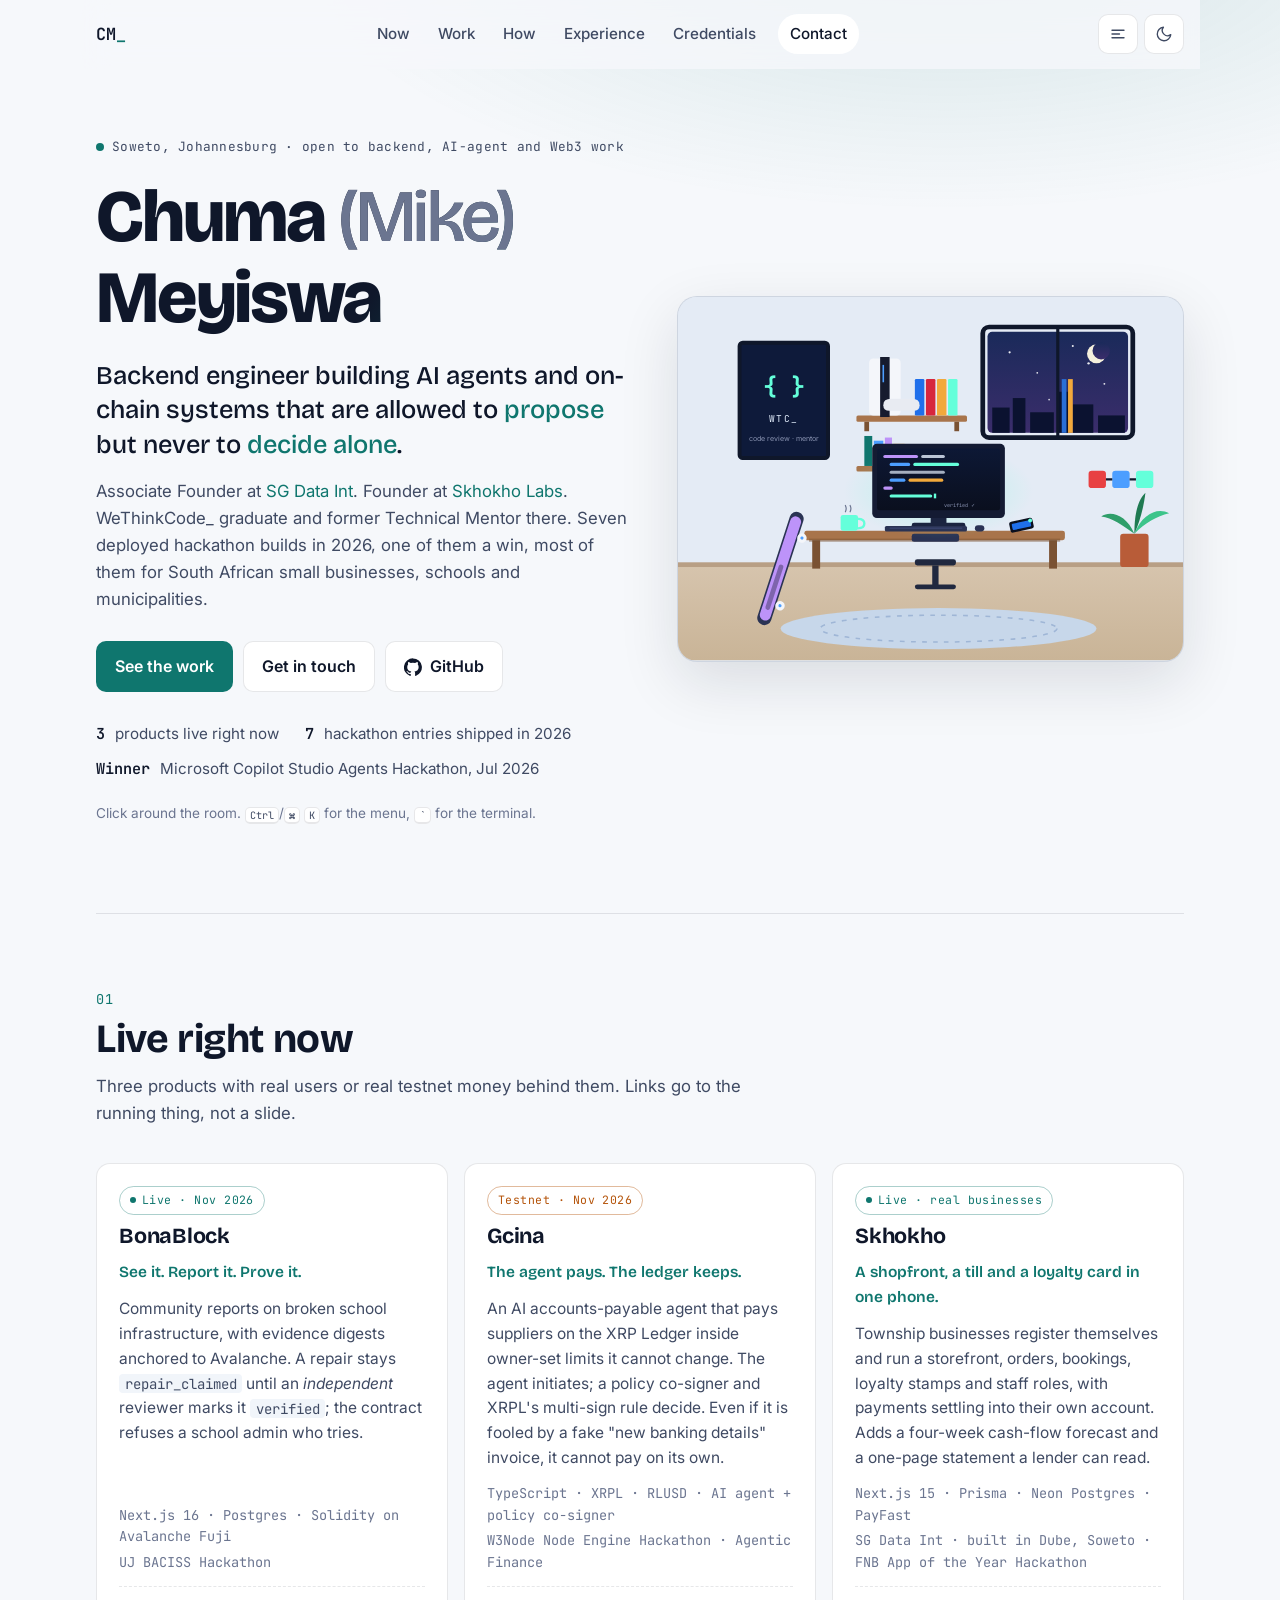
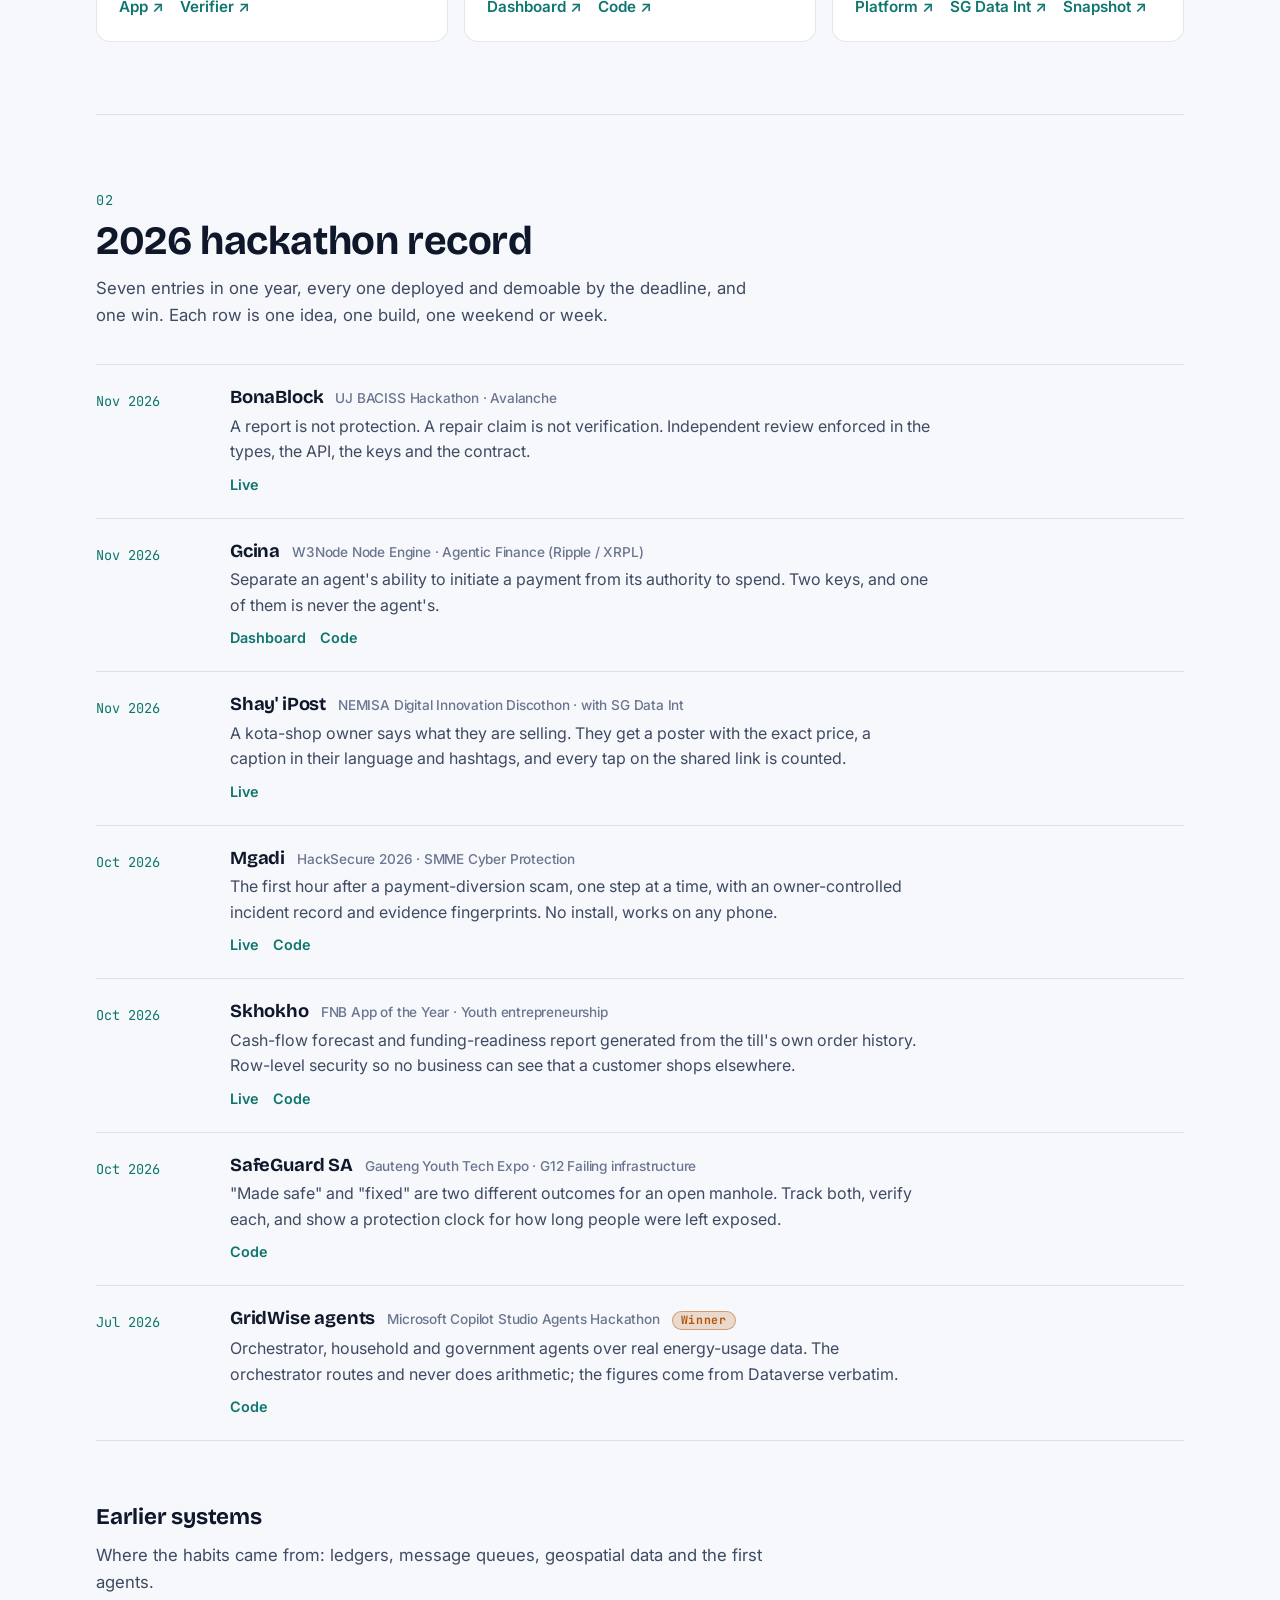
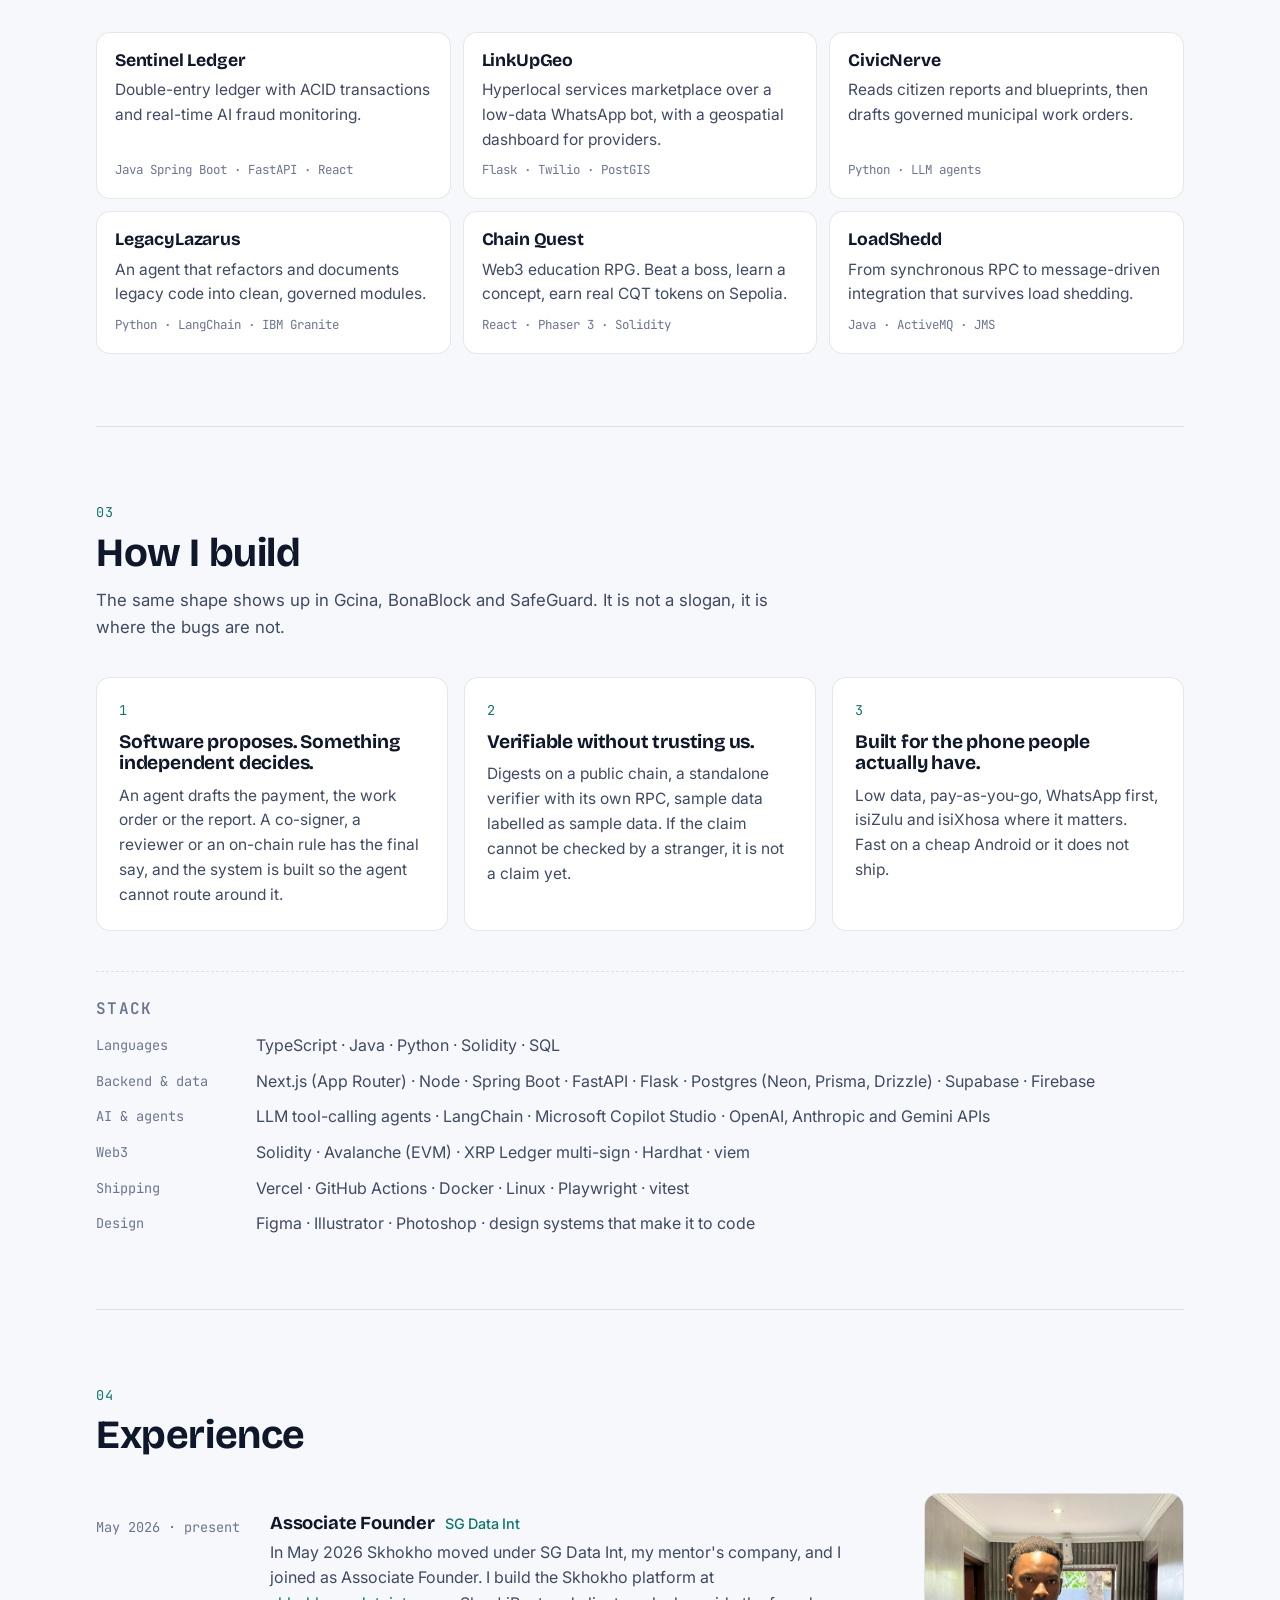
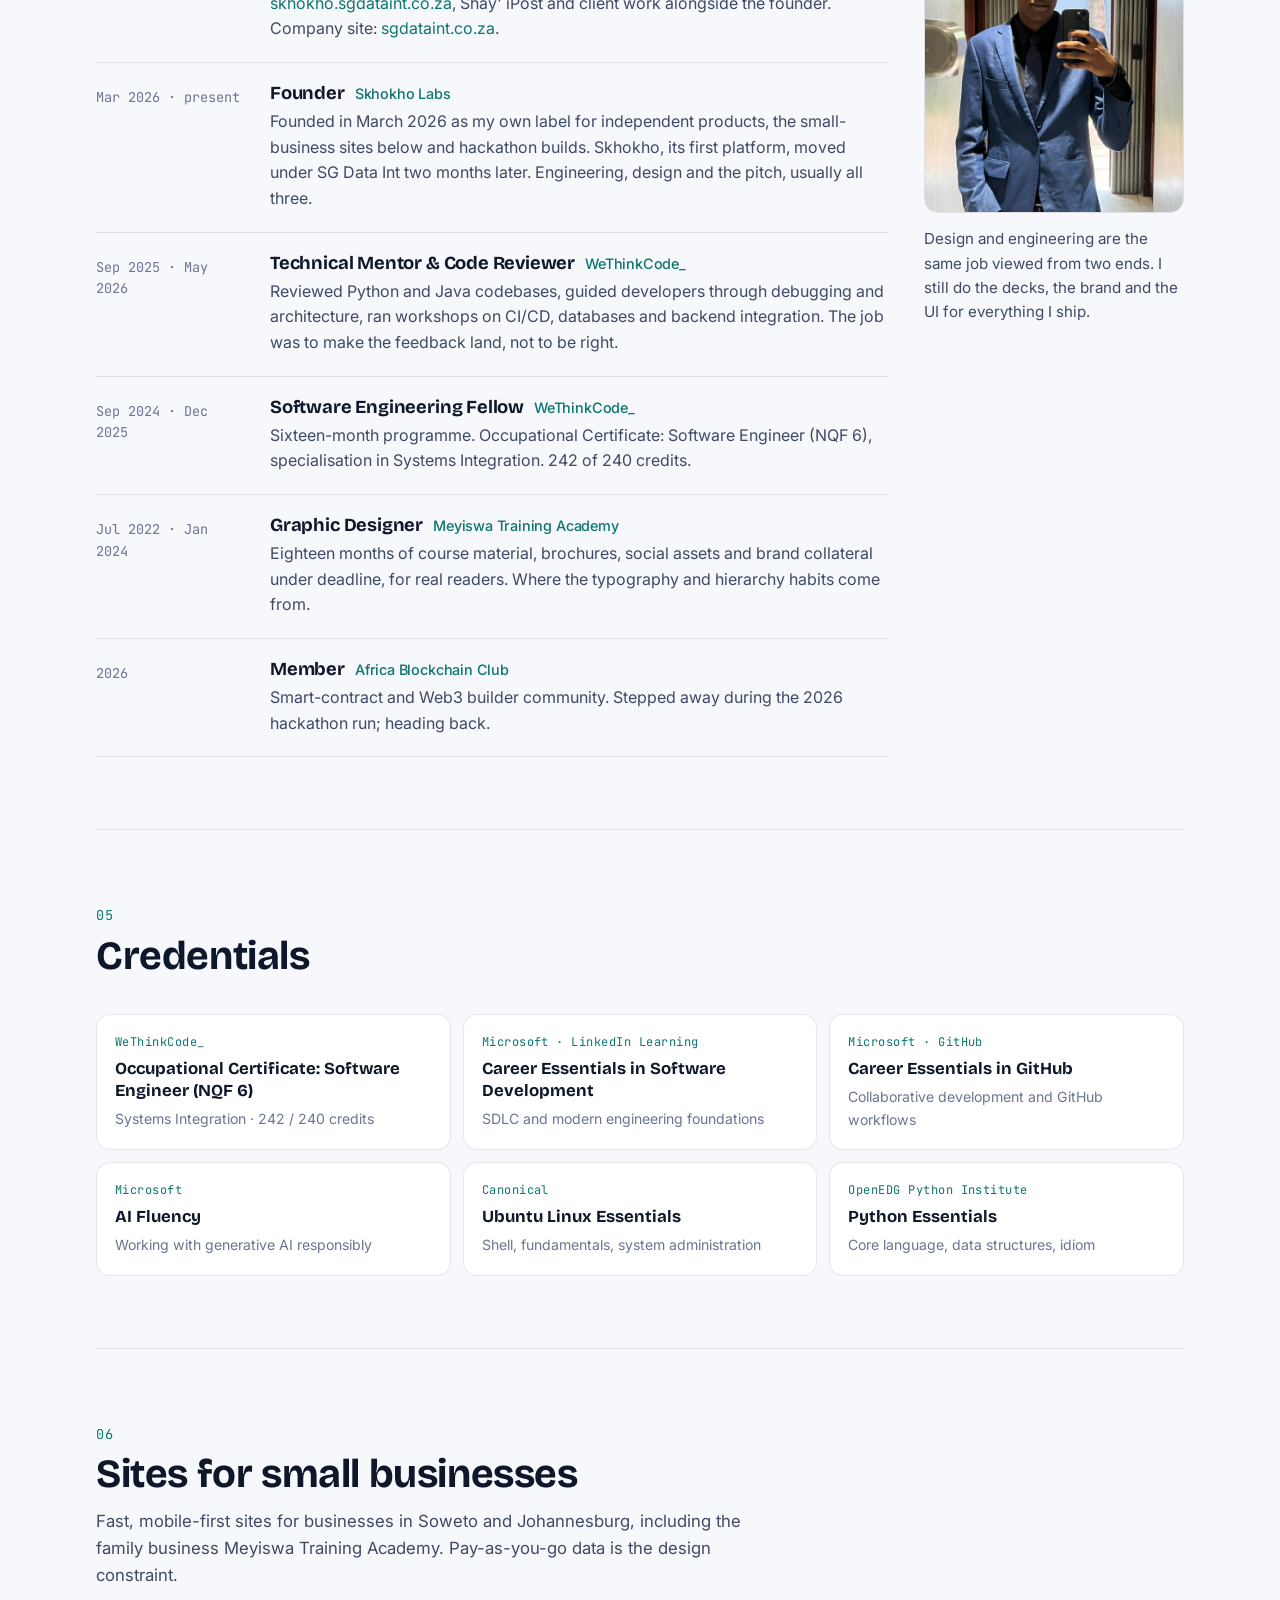
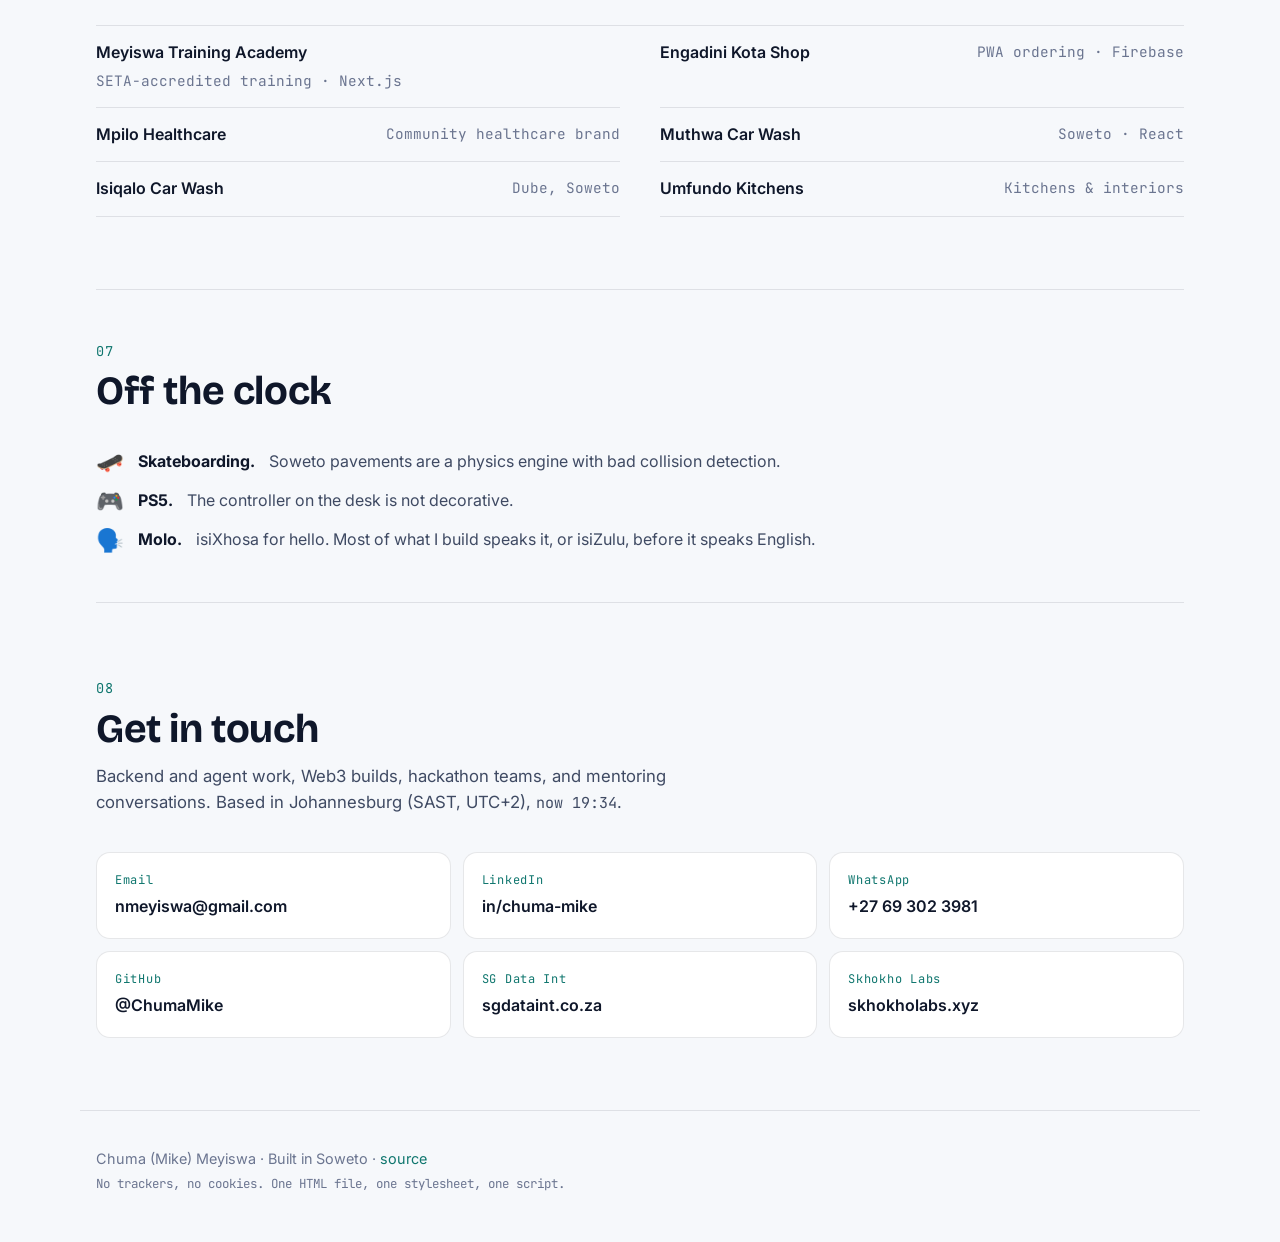
<file: index.html>
<!DOCTYPE html>
<html lang="en" data-theme="auto">
<head>
    <meta charset="UTF-8">
    <meta name="viewport" content="width=device-width, initial-scale=1.0">
    <title>Chuma Meyiswa | Backend Engineer, AI Agents & Blockchain</title>
    <meta name="description" content="Chuma (Mike) Meyiswa is a backend engineer in Soweto, Johannesburg, building AI agents and on-chain systems that are allowed to propose but never to decide alone. Associate Founder at SG Data Int, Founder of Skhokho Labs, WeThinkCode_ graduate and former Technical Mentor.">
    <meta name="author" content="Chuma Meyiswa">
    <meta name="keywords" content="Chuma Meyiswa, backend engineer, AI agents, blockchain, Avalanche, XRP Ledger, Skhokho Labs, BonaBlock, Gcina, WeThinkCode, Soweto developer, South African software engineer">
    <meta name="theme-color" content="#0a0f1e" media="(prefers-color-scheme: dark)">
    <meta name="theme-color" content="#f6f8fb" media="(prefers-color-scheme: light)">
    <meta name="color-scheme" content="dark light">
    <link rel="canonical" href="https://chumamike.github.io/">
    <link rel="icon" type="image/svg+xml" href="assets/favicon.svg">
    <link rel="apple-touch-icon" href="assets/Headshot.jpeg">

    <meta property="og:type" content="website">
    <meta property="og:site_name" content="Chuma Meyiswa">
    <meta property="og:title" content="Chuma Meyiswa | Backend Engineer, AI Agents & Blockchain">
    <meta property="og:description" content="Software that is allowed to propose but never to decide alone. BonaBlock, Gcina, Skhokho and seven hackathon builds in 2026. Associate Founder, SG Data Int. Founder, Skhokho Labs. Winner, Microsoft Copilot Studio Agents Hackathon 2026.">
    <meta property="og:image" content="https://chumamike.github.io/assets/Headshot.jpeg">
    <meta property="og:url" content="https://chumamike.github.io/">
    <meta property="og:locale" content="en_ZA">
    <meta name="twitter:card" content="summary_large_image">
    <meta name="twitter:title" content="Chuma Meyiswa | Backend Engineer, AI Agents & Blockchain">
    <meta name="twitter:description" content="Software that is allowed to propose but never to decide alone.">
    <meta name="twitter:image" content="https://chumamike.github.io/assets/Headshot.jpeg">

    <link rel="preconnect" href="https://fonts.googleapis.com">
    <link rel="preconnect" href="https://fonts.gstatic.com" crossorigin>
    <link href="https://fonts.googleapis.com/css2?family=Bricolage+Grotesque:opsz,wght@12..96,500;12..96,700;12..96,800&family=Inter:wght@400;500;600&family=JetBrains+Mono:wght@400;600&display=swap" rel="stylesheet">
    <link rel="stylesheet" href="main.css?v=2026-11">

    <script>
      // Apply a stored theme before first paint so there is no flash.
      (function () {
        try {
          var t = localStorage.getItem('theme');
          if (t === 'light' || t === 'dark') document.documentElement.setAttribute('data-theme', t);
        } catch (e) {}
      })();
    </script>

    <script type="application/ld+json">
    {
      "@context": "https://schema.org",
      "@type": "Person",
      "name": "Chuma Meyiswa",
      "alternateName": "Chuma Mike Meyiswa",
      "url": "https://chumamike.github.io/",
      "image": "https://chumamike.github.io/assets/Headshot.jpeg",
      "jobTitle": "Software Engineer (Backend)",
      "worksFor": [
        { "@type": "Organization", "name": "SG Data Int", "url": "https://sgdataint.co.za" },
        { "@type": "Organization", "name": "Skhokho Labs", "url": "https://skhokholabs.xyz" }
      ],
      "alumniOf": { "@type": "Organization", "name": "WeThinkCode_" },
      "address": { "@type": "PostalAddress", "addressLocality": "Soweto", "addressRegion": "Gauteng", "addressCountry": "ZA" },
      "email": "mailto:nmeyiswa@gmail.com",
      "sameAs": [
        "https://github.com/ChumaMike",
        "https://www.linkedin.com/in/chuma-mike",
        "https://skhokholabs.xyz",
        "https://sgdataint.co.za"
      ]
    }
    </script>
</head>
<body>
<a class="skip-link" href="#now">Skip to content</a>

<!-- ============ NAV ============ -->
<header class="nav" id="top">
    <a href="#top" class="nav-logo" aria-label="Chuma Meyiswa, home">
        <span class="nav-logo-mark">CM</span><span class="nav-logo-cursor">_</span>
    </a>
    <nav class="nav-links" aria-label="Primary">
        <a href="#now">Now</a>
        <a href="#work">Work</a>
        <a href="#how">How</a>
        <a href="#experience">Experience</a>
        <a href="#credentials">Credentials</a>
        <a href="#contact" class="nav-cta">Contact</a>
    </nav>
    <div class="nav-tools">
        <button class="icon-btn" id="palette-btn" type="button" aria-label="Open command palette" title="Command palette (Ctrl/⌘ K)">
            <svg viewBox="0 0 24 24" aria-hidden="true"><path d="M4 7h16M4 12h10M4 17h16" /></svg>
        </button>
        <button class="icon-btn" id="theme-btn" type="button" aria-label="Toggle colour theme" title="Toggle theme">
            <svg class="ic-sun" viewBox="0 0 24 24" aria-hidden="true"><circle cx="12" cy="12" r="4"/><path d="M12 2v2M12 20v2M4.9 4.9l1.4 1.4M17.7 17.7l1.4 1.4M2 12h2M20 12h2M4.9 19.1l1.4-1.4M17.7 6.3l1.4-1.4"/></svg>
            <svg class="ic-moon" viewBox="0 0 24 24" aria-hidden="true"><path d="M21 12.8A9 9 0 1 1 11.2 3a7 7 0 0 0 9.8 9.8z"/></svg>
        </button>
        <button class="icon-btn menu-btn" id="menu-btn" type="button" aria-label="Open menu" aria-expanded="false" aria-controls="mobile-menu">
            <span></span><span></span>
        </button>
    </div>
</header>

<div class="mobile-menu" id="mobile-menu" hidden>
    <a href="#now">Now</a>
    <a href="#work">Work</a>
    <a href="#how">How I build</a>
    <a href="#experience">Experience</a>
    <a href="#credentials">Credentials</a>
    <a href="#sites">Small-business sites</a>
    <a href="#offclock">Off the clock</a>
    <a href="#contact">Contact</a>
</div>

<main>

<!-- ============ HERO ============ -->
<section class="hero" aria-labelledby="hero-title">
    <div class="hero-copy">
        <p class="eyebrow"><span class="dot dot-live" aria-hidden="true"></span> Soweto, Johannesburg · open to backend, AI-agent and Web3 work</p>
        <h1 id="hero-title">Chuma <span class="muted">(Mike)</span> Meyiswa</h1>
        <p class="hero-lede">
            Backend engineer building AI agents and on-chain systems that are allowed to
            <em>propose</em> but never to <em>decide alone</em>.
        </p>
        <p class="hero-sub">
            Associate Founder at <a href="https://sgdataint.co.za" rel="noopener">SG Data Int</a>.
            Founder at <a href="https://skhokholabs.xyz" rel="noopener">Skhokho Labs</a>.
            WeThinkCode_ graduate and former Technical Mentor there. Seven deployed hackathon builds in 2026, one of them a win,
            most of them for South African small businesses, schools and municipalities.
        </p>
        <div class="cta-row">
            <a href="#work" class="btn btn-primary">See the work</a>
            <a href="#contact" class="btn btn-ghost">Get in touch</a>
            <a href="https://github.com/ChumaMike" class="btn btn-ghost" rel="noopener" target="_blank">
                <svg viewBox="0 0 24 24" aria-hidden="true" class="btn-ic"><path d="M12 .5a12 12 0 0 0-3.8 23.4c.6.1.8-.3.8-.6v-2c-3.3.7-4-1.6-4-1.6-.6-1.4-1.4-1.8-1.4-1.8-1.1-.7.1-.7.1-.7 1.2.1 1.8 1.2 1.8 1.2 1.1 1.8 2.8 1.3 3.5 1 .1-.8.4-1.3.8-1.6-2.7-.3-5.5-1.3-5.5-5.9 0-1.3.5-2.4 1.2-3.2-.1-.3-.5-1.5.1-3.2 0 0 1-.3 3.3 1.2a11.5 11.5 0 0 1 6 0c2.3-1.5 3.3-1.2 3.3-1.2.7 1.7.3 2.9.1 3.2.8.8 1.2 1.9 1.2 3.2 0 4.6-2.8 5.6-5.5 5.9.4.4.8 1.1.8 2.2v3.3c0 .3.2.7.8.6A12 12 0 0 0 12 .5z"/></svg>
                GitHub
            </a>
        </div>
        <ul class="hero-facts" aria-label="Quick facts">
            <li><strong>3</strong> products live right now</li>
            <li><strong>7</strong> hackathon entries shipped in 2026</li>
            <li><strong>Winner</strong> Microsoft Copilot Studio Agents Hackathon, Jul 2026</li>
        </ul>
        <p class="hero-hint">Click around the room. <kbd>Ctrl</kbd>/<kbd>⌘</kbd> <kbd>K</kbd> for the menu, <kbd>`</kbd> for the terminal.</p>
    </div>

    <!-- The room: every hotspot is a real link so it works without JS and with a keyboard -->
    <div class="room-wrap">
        <svg class="room" viewBox="0 0 640 460" role="img" aria-labelledby="room-title room-desc">
            <title id="room-title">An illustrated desk setup</title>
            <desc id="room-desc">A room with a coding monitor, a PS5 on a shelf, a skateboard leaning on the wall, a shelf of books, a phone and a mug. Each object links to a section of this page.</desc>
            <defs>
                <linearGradient id="g-screen" x1="0" y1="0" x2="0" y2="1">
                    <stop offset="0" stop-color="#0d1835"/><stop offset="1" stop-color="#0a0f1e"/>
                </linearGradient>
                <linearGradient id="g-window" x1="0" y1="0" x2="0" y2="1">
                    <stop offset="0" stop-color="#1a2a5a"/><stop offset="1" stop-color="#3b2d6b"/>
                </linearGradient>
                <linearGradient id="g-floor" x1="0" y1="0" x2="0" y2="1">
                    <stop offset="0" stop-color="var(--room-floor-a)"/><stop offset="1" stop-color="var(--room-floor-b)"/>
                </linearGradient>
                <radialGradient id="g-glow" cx="50%" cy="50%" r="50%">
                    <stop offset="0" stop-color="#64ffda" stop-opacity=".35"/><stop offset="1" stop-color="#64ffda" stop-opacity="0"/>
                </radialGradient>
                <filter id="f-soft" x="-20%" y="-20%" width="140%" height="140%"><feGaussianBlur stdDeviation="6"/></filter>
            </defs>

            <!-- wall + floor -->
            <rect x="0" y="0" width="640" height="340" fill="var(--room-wall)"/>
            <rect x="0" y="340" width="640" height="120" fill="url(#g-floor)"/>
            <rect x="0" y="336" width="640" height="6" fill="var(--room-base)"/>
            <ellipse cx="330" cy="420" rx="200" ry="26" fill="var(--room-rug)"/>
            <ellipse cx="330" cy="420" rx="150" ry="17" fill="none" stroke="var(--room-rug-line)" stroke-width="2" stroke-dasharray="6 8"/>

            <!-- window (decorative) -->
            <g class="room-window">
                <rect x="392" y="44" width="178" height="128" rx="6" fill="url(#g-window)"/>
                <g fill="#fff" opacity=".9">
                    <circle cx="420" cy="70" r="1.4"/><circle cx="455" cy="96" r="1.1"/><circle cx="500" cy="62" r="1.3"/>
                    <circle cx="540" cy="110" r="1.2"/><circle cx="470" cy="130" r="1"/><circle cx="520" cy="84" r="1.5"/>
                </g>
                <circle cx="530" cy="72" r="12" fill="#f5f0dc"/>
                <circle cx="536" cy="68" r="11" fill="url(#g-window)"/>
                <!-- skyline -->
                <g fill="#0b1230">
                    <rect x="398" y="140" width="22" height="32"/><rect x="424" y="128" width="16" height="44"/>
                    <rect x="446" y="146" width="30" height="26"/><rect x="482" y="120" width="12" height="52"/>
                    <rect x="500" y="136" width="26" height="36"/><rect x="532" y="150" width="34" height="22"/>
                </g>
                <!-- Soweto towers -->
                <rect x="486" y="104" width="6" height="68" fill="#2a6fd6"/><rect x="494" y="104" width="6" height="68" fill="#f2a93b"/>
                <rect x="386" y="38" width="190" height="140" rx="8" fill="none" stroke="var(--room-frame)" stroke-width="6"/>
                <line x1="481" y1="38" x2="481" y2="178" stroke="var(--room-frame)" stroke-width="4"/>
            </g>

            <!-- poster: WTC_ (links to mentoring) -->
            <a href="#experience" class="hs" data-label="Mentoring at WeThinkCode_" aria-label="Mentoring at WeThinkCode_, go to experience">
                <g>
                    <rect x="78" y="58" width="112" height="146" rx="4" fill="#0e1a3a" stroke="var(--room-frame)" stroke-width="5"/>
                    <text x="134" y="124" text-anchor="middle" font-family="JetBrains Mono, monospace" font-weight="700" font-size="30" fill="#64ffda">{ }</text>
                    <text x="134" y="158" text-anchor="middle" font-family="JetBrains Mono, monospace" font-size="12" fill="#e6f1ff" letter-spacing="2">WTC_</text>
                    <text x="134" y="182" text-anchor="middle" font-family="Inter, sans-serif" font-size="9" fill="#8892b0">code review · mentor</text>
                </g>
            </a>

            <!-- shelf with PS5 + games (links to off the clock) -->
            <a href="#offclock" class="hs" data-label="PS5 and games · off the clock" aria-label="PS5 and games, go to off the clock">
                <g>
                    <rect x="226" y="150" width="140" height="8" rx="2" fill="var(--room-wood)"/>
                    <rect x="236" y="158" width="6" height="12" fill="var(--room-wood-dark)"/><rect x="350" y="158" width="6" height="12" fill="var(--room-wood-dark)"/>
                    <!-- PS5 -->
                    <path d="M248 78 q-6 0 -6 6 v60 q0 6 6 6 h8 v-72z" fill="#f4f6fa"/>
                    <path d="M276 78 q6 0 6 6 v60 q0 6 -6 6 h-8 v-72z" fill="#f4f6fa"/>
                    <rect x="256" y="76" width="12" height="76" fill="#161b2e"/>
                    <rect x="259" y="86" width="2" height="22" fill="#4c9eff"/>
                    <!-- game cases -->
                    <rect x="300" y="104" width="12" height="46" rx="1.5" fill="#1f6feb"/>
                    <rect x="314" y="104" width="12" height="46" rx="1.5" fill="#d7263d"/>
                    <rect x="328" y="104" width="12" height="46" rx="1.5" fill="#f2a93b"/>
                    <rect x="342" y="104" width="12" height="46" rx="1.5" fill="#64ffda"/>
                    <!-- controller on shelf -->
                    <path d="M288 140 h-16 q-8 0 -8 -7 q0 -8 10 -8 h26 q10 0 10 8 q0 7 -8 7z" fill="#e8ebf2" transform="translate(-4 4)"/>
                </g>
            </a>

            <!-- books on a second shelf (credentials) -->
            <a href="#credentials" class="hs" data-label="Certifications and credentials" aria-label="Certifications, go to credentials">
                <g>
                    <rect x="226" y="214" width="140" height="7" rx="2" fill="var(--room-wood)"/>
                    <rect x="236" y="176" width="10" height="38" fill="#0f766e"/>
                    <rect x="248" y="182" width="12" height="32" fill="#4c9eff"/>
                    <rect x="262" y="178" width="9" height="36" fill="#bd93f9"/>
                    <rect x="273" y="186" width="14" height="28" fill="#f2a93b"/>
                    <rect x="300" y="190" width="30" height="20" rx="2" fill="#f4f6fa" transform="rotate(-8 315 200)"/>
                    <text x="315" y="204" text-anchor="middle" font-family="Inter, sans-serif" font-size="7" font-weight="700" fill="#0a0f1e" transform="rotate(-8 315 200)">NQF 6</text>
                    <rect x="340" y="196" width="16" height="18" fill="#e6f1ff"/>
                    <circle cx="348" cy="203" r="4" fill="#d14836"/>
                </g>
            </a>

            <!-- desk -->
            <rect x="160" y="296" width="330" height="12" rx="3" fill="var(--room-wood)"/>
            <rect x="170" y="308" width="10" height="36" fill="var(--room-wood-dark)"/>
            <rect x="470" y="308" width="10" height="36" fill="var(--room-wood-dark)"/>
            <rect x="166" y="306" width="318" height="4" fill="var(--room-wood-dark)" opacity=".5"/>

            <!-- chair -->
            <rect x="300" y="332" width="52" height="8" rx="3" fill="#20283f"/>
            <rect x="322" y="340" width="8" height="26" fill="#20283f"/>
            <rect x="300" y="364" width="52" height="6" rx="3" fill="#20283f"/>
            <rect x="296" y="300" width="60" height="10" rx="3" fill="#2a3354"/>

            <!-- monitor with code (links to work) -->
            <a href="#work" class="hs hs-monitor" data-label="The code · what I ship" aria-label="Code on the monitor, go to work">
                <g>
                    <ellipse cx="330" cy="246" rx="120" ry="60" fill="url(#g-glow)" class="room-glow"/>
                    <rect x="320" y="270" width="20" height="18" fill="#1b2440"/>
                    <rect x="296" y="286" width="68" height="6" rx="3" fill="#1b2440"/>
                    <rect x="246" y="186" width="168" height="94" rx="6" fill="#141b33"/>
                    <rect x="252" y="192" width="156" height="78" rx="3" fill="url(#g-screen)"/>
                    <g class="code-lines" font-family="JetBrains Mono, monospace" font-size="6.5">
                        <rect x="260" y="200" width="44" height="4" rx="2" fill="#bd93f9"/>
                        <rect x="308" y="200" width="30" height="4" rx="2" fill="#e6f1ff" opacity=".8"/>
                        <rect x="268" y="210" width="26" height="4" rx="2" fill="#4c9eff"/>
                        <rect x="298" y="210" width="58" height="4" rx="2" fill="#64ffda"/>
                        <rect x="268" y="220" width="70" height="4" rx="2" fill="#e6f1ff" opacity=".7"/>
                        <rect x="268" y="230" width="20" height="4" rx="2" fill="#4c9eff"/>
                        <rect x="292" y="230" width="44" height="4" rx="2" fill="#f2a93b"/>
                        <rect x="260" y="240" width="12" height="4" rx="2" fill="#bd93f9"/>
                        <rect x="268" y="250" width="54" height="4" rx="2" fill="#64ffda" class="code-type"/>
                        <rect x="324" y="249" width="3" height="6" fill="#64ffda" class="code-caret"/>
                        <text x="376" y="266" fill="#8892b0" text-anchor="end">verified ✓</text>
                    </g>
                </g>
            </a>

            <!-- keyboard + mouse -->
            <rect x="262" y="290" width="104" height="7" rx="2" fill="#2a3354"/>
            <g fill="#3b4670"><rect x="268" y="292" width="92" height="1.5"/></g>
            <rect x="376" y="289" width="12" height="8" rx="4" fill="#2a3354"/>

            <!-- mug (links to how I build) -->
            <a href="#how" class="hs" data-label="Coffee · how I build" aria-label="Coffee mug, go to how I build">
                <g>
                    <rect x="206" y="276" width="22" height="20" rx="3" fill="#64ffda"/>
                    <path d="M228 281 q8 0 8 6 q0 6 -8 6" fill="none" stroke="#64ffda" stroke-width="3"/>
                    <path class="steam" d="M212 272 q2 -4 0 -8 M218 272 q2 -4 0 -8" fill="none" stroke="var(--room-steam)" stroke-width="1.5" stroke-linecap="round"/>
                </g>
            </a>

            <!-- phone (links to contact) -->
            <a href="#contact" class="hs" data-label="Phone · get in touch" aria-label="Phone, go to contact">
                <g>
                    <rect x="420" y="282" width="30" height="14" rx="3" fill="#0a0f1e" transform="rotate(-12 435 289)"/>
                    <rect x="423" y="285" width="24" height="8" rx="1.5" fill="#1f6feb" transform="rotate(-12 435 289)"/>
                    <circle cx="446" cy="283" r="2.5" fill="#64ffda" class="phone-dot"/>
                </g>
            </a>

            <!-- skateboard leaning on the wall (off the clock) -->
            <a href="#offclock" class="hs" data-label="Skateboard · off the clock" aria-label="Skateboard, go to off the clock">
                <g transform="translate(60 340) rotate(-72)">
                    <rect x="0" y="-9" width="150" height="18" rx="9" fill="#2a3354"/>
                    <rect x="6" y="-7" width="138" height="14" rx="7" fill="#bd93f9"/>
                    <rect x="20" y="-3" width="60" height="6" rx="3" fill="#0a0f1e" opacity=".35"/>
                    <circle cx="30" cy="14" r="6" fill="#f4f6fa"/><circle cx="120" cy="14" r="6" fill="#f4f6fa"/>
                    <circle cx="30" cy="14" r="2" fill="#4c9eff"/><circle cx="120" cy="14" r="2" fill="#4c9eff"/>
                </g>
            </a>

            <!-- plant -->
            <g>
                <rect x="560" y="300" width="36" height="42" rx="4" fill="#b85c38"/>
                <path d="M578 300 c-10 -24 -30 -30 -42 -22 c14 2 26 10 42 22z" fill="#2f9e6a"/>
                <path d="M578 300 c10 -26 30 -34 44 -26 c-16 4 -30 12 -44 26z" fill="#3cc48a"/>
                <path d="M578 300 c0 -30 6 -44 14 -52 c-2 16 -6 34 -14 52z" fill="#1f7a52"/>
            </g>

            <!-- small chain of blocks on the wall (links to now) -->
            <a href="#now" class="hs" data-label="On-chain receipts · what's live now" aria-label="Chain of blocks, go to now building">
                <g transform="translate(560 220)">
                    <rect x="-40" y="0" width="22" height="22" rx="4" fill="#e84142"/>
                    <rect x="-10" y="0" width="22" height="22" rx="4" fill="#4c9eff"/>
                    <rect x="20" y="0" width="22" height="22" rx="4" fill="#64ffda"/>
                    <line x1="-18" y1="11" x2="-10" y2="11" stroke="var(--room-frame)" stroke-width="3"/>
                    <line x1="12" y1="11" x2="20" y2="11" stroke="var(--room-frame)" stroke-width="3"/>
                </g>
            </a>
        </svg>
        <div class="room-tip" id="room-tip" role="status" aria-live="polite"></div>
    </div>
</section>

<!-- ============ NOW ============ -->
<section id="now" class="section">
    <div class="section-head">
        <span class="section-num">01</span>
        <h2>Live right now</h2>
        <p>Three products with real users or real testnet money behind them. Links go to the running thing, not a slide.</p>
    </div>
    <div class="grid grid-3">
        <article class="card card-now">
            <header>
                <span class="chip chip-live">Live · Nov 2026</span>
                <h3><a href="https://bonablock.vercel.app" rel="noopener" target="_blank">BonaBlock</a></h3>
            </header>
            <p class="tagline">See it. Report it. Prove it.</p>
            <p>Community reports on broken school infrastructure, with evidence digests anchored to Avalanche. A repair stays <code>repair_claimed</code> until an <em>independent</em> reviewer marks it <code>verified</code>; the contract refuses a school admin who tries.</p>
            <ul class="meta">
                <li>Next.js 16 · Postgres · Solidity on Avalanche Fuji</li>
                <li>UJ BACISS Hackathon</li>
            </ul>
            <footer>
                <a href="https://bonablock.vercel.app" rel="noopener" target="_blank">App ↗</a>
                <a href="https://bona-verify.vercel.app" rel="noopener" target="_blank">Verifier ↗</a>
            </footer>
        </article>
        <article class="card card-now">
            <header>
                <span class="chip chip-testnet">Testnet · Nov 2026</span>
                <h3><a href="https://github.com/ChumaMike/gcina" rel="noopener" target="_blank">Gcina</a></h3>
            </header>
            <p class="tagline">The agent pays. The ledger keeps.</p>
            <p>An AI accounts-payable agent that pays suppliers on the XRP Ledger inside owner-set limits it cannot change. The agent initiates; a policy co-signer and XRPL's multi-sign rule decide. Even if it is fooled by a fake "new banking details" invoice, it cannot pay on its own.</p>
            <ul class="meta">
                <li>TypeScript · XRPL · RLUSD · AI agent + policy co-signer</li>
                <li>W3Node Node Engine Hackathon · Agentic Finance</li>
            </ul>
            <footer>
                <a href="https://gcina.vercel.app" rel="noopener" target="_blank">Dashboard ↗</a>
                <a href="https://github.com/ChumaMike/gcina" rel="noopener" target="_blank">Code ↗</a>
            </footer>
        </article>
        <article class="card card-now">
            <header>
                <span class="chip chip-live">Live · real businesses</span>
                <h3><a href="https://skhokho.sgdataint.co.za" rel="noopener" target="_blank">Skhokho</a></h3>
            </header>
            <p class="tagline">A shopfront, a till and a loyalty card in one phone.</p>
            <p>Township businesses register themselves and run a storefront, orders, bookings, loyalty stamps and staff roles, with payments settling into their own account. Adds a four-week cash-flow forecast and a one-page statement a lender can read.</p>
            <ul class="meta">
                <li>Next.js 15 · Prisma · Neon Postgres · PayFast</li>
                <li>SG Data Int · built in Dube, Soweto · FNB App of the Year Hackathon</li>
            </ul>
            <footer>
                <a href="https://skhokho.sgdataint.co.za" rel="noopener" target="_blank">Platform ↗</a>
                <a href="https://sgdataint.co.za" rel="noopener" target="_blank">SG Data Int ↗</a>
                <a href="https://github.com/ChumaMike/skhokho-hackathon-2026" rel="noopener" target="_blank">Snapshot ↗</a>
            </footer>
        </article>
    </div>
</section>

<!-- ============ WORK ============ -->
<section id="work" class="section">
    <div class="section-head">
        <span class="section-num">02</span>
        <h2>2026 hackathon record</h2>
        <p>Seven entries in one year, every one deployed and demoable by the deadline, and one win. Each row is one idea, one build, one weekend or week.</p>
    </div>
    <ol class="timeline-list">
        <li>
            <time>Nov 2026</time>
            <div>
                <h3>BonaBlock <span class="where">UJ BACISS Hackathon · Avalanche</span></h3>
                <p>A report is not protection. A repair claim is not verification. Independent review enforced in the types, the API, the keys and the contract.</p>
                <p class="links"><a href="https://bonablock.vercel.app" rel="noopener" target="_blank">Live</a></p>
            </div>
        </li>
        <li>
            <time>Nov 2026</time>
            <div>
                <h3>Gcina <span class="where">W3Node Node Engine · Agentic Finance (Ripple / XRPL)</span></h3>
                <p>Separate an agent's ability to initiate a payment from its authority to spend. Two keys, and one of them is never the agent's.</p>
                <p class="links"><a href="https://gcina.vercel.app" rel="noopener" target="_blank">Dashboard</a><a href="https://github.com/ChumaMike/gcina" rel="noopener" target="_blank">Code</a></p>
            </div>
        </li>
        <li>
            <time>Nov 2026</time>
            <div>
                <h3>Shay' iPost <span class="where">NEMISA Digital Innovation Discothon · with SG Data Int</span></h3>
                <p>A kota-shop owner says what they are selling. They get a poster with the exact price, a caption in their language and hashtags, and every tap on the shared link is counted.</p>
                <p class="links"><a href="https://shayipost.vercel.app" rel="noopener" target="_blank">Live</a></p>
            </div>
        </li>
        <li>
            <time>Oct 2026</time>
            <div>
                <h3>Mgadi <span class="where">HackSecure 2026 · SMME Cyber Protection</span></h3>
                <p>The first hour after a payment-diversion scam, one step at a time, with an owner-controlled incident record and evidence fingerprints. No install, works on any phone.</p>
                <p class="links"><a href="https://mgadi.vercel.app" rel="noopener" target="_blank">Live</a><a href="https://github.com/ChumaMike/Mgadi" rel="noopener" target="_blank">Code</a></p>
            </div>
        </li>
        <li>
            <time>Oct 2026</time>
            <div>
                <h3>Skhokho <span class="where">FNB App of the Year · Youth entrepreneurship</span></h3>
                <p>Cash-flow forecast and funding-readiness report generated from the till's own order history. Row-level security so no business can see that a customer shops elsewhere.</p>
                <p class="links"><a href="https://skhokho.sgdataint.co.za" rel="noopener" target="_blank">Live</a><a href="https://github.com/ChumaMike/skhokho-hackathon-2026" rel="noopener" target="_blank">Code</a></p>
            </div>
        </li>
        <li>
            <time>Oct 2026</time>
            <div>
                <h3>SafeGuard SA <span class="where">Gauteng Youth Tech Expo · G12 Failing infrastructure</span></h3>
                <p>"Made safe" and "fixed" are two different outcomes for an open manhole. Track both, verify each, and show a protection clock for how long people were left exposed.</p>
                <p class="links"><a href="https://github.com/ChumaMike/SafeGuard" rel="noopener" target="_blank">Code</a></p>
            </div>
        </li>
        <li>
            <time>Jul 2026</time>
            <div>
                <h3>GridWise agents <span class="where">Microsoft Copilot Studio Agents Hackathon</span> <span class="win">Winner</span></h3>
                <p>Orchestrator, household and government agents over real energy-usage data. The orchestrator routes and never does arithmetic; the figures come from Dataverse verbatim.</p>
                <p class="links"><a href="https://github.com/ChumaMike/G13-Agentic" rel="noopener" target="_blank">Code</a></p>
            </div>
        </li>
    </ol>

    <div class="section-head section-head-sub">
        <h2 class="h3">Earlier systems</h2>
        <p>Where the habits came from: ledgers, message queues, geospatial data and the first agents.</p>
    </div>
    <div class="grid grid-3 grid-compact">
        <a class="card card-mini" href="https://github.com/ChumaMike/sentinel-ledger" rel="noopener" target="_blank">
            <h3>Sentinel Ledger</h3>
            <p>Double-entry ledger with ACID transactions and real-time AI fraud monitoring.</p>
            <span class="stack">Java Spring Boot · FastAPI · React</span>
        </a>
        <a class="card card-mini" href="https://github.com/ChumaMike/LinkUpGeo" rel="noopener" target="_blank">
            <h3>LinkUpGeo</h3>
            <p>Hyperlocal services marketplace over a low-data WhatsApp bot, with a geospatial dashboard for providers.</p>
            <span class="stack">Flask · Twilio · PostGIS</span>
        </a>
        <a class="card card-mini" href="https://github.com/ChumaMike/CivicNerve-agent" rel="noopener" target="_blank">
            <h3>CivicNerve</h3>
            <p>Reads citizen reports and blueprints, then drafts governed municipal work orders.</p>
            <span class="stack">Python · LLM agents</span>
        </a>
        <a class="card card-mini" href="https://github.com/ChumaMike/LegacyLazarus-agent" rel="noopener" target="_blank">
            <h3>LegacyLazarus</h3>
            <p>An agent that refactors and documents legacy code into clean, governed modules.</p>
            <span class="stack">Python · LangChain · IBM Granite</span>
        </a>
        <a class="card card-mini" href="https://github.com/ChumaMike/chain-quest" rel="noopener" target="_blank">
            <h3>Chain Quest</h3>
            <p>Web3 education RPG. Beat a boss, learn a concept, earn real CQT tokens on Sepolia.</p>
            <span class="stack">React · Phaser 3 · Solidity</span>
        </a>
        <a class="card card-mini" href="https://github.com/ChumaMike/LoadShedd" rel="noopener" target="_blank">
            <h3>LoadShedd</h3>
            <p>From synchronous RPC to message-driven integration that survives load shedding.</p>
            <span class="stack">Java · ActiveMQ · JMS</span>
        </a>
    </div>
</section>

<!-- ============ HOW ============ -->
<section id="how" class="section">
    <div class="section-head">
        <span class="section-num">03</span>
        <h2>How I build</h2>
        <p>The same shape shows up in Gcina, BonaBlock and SafeGuard. It is not a slogan, it is where the bugs are not.</p>
    </div>
    <div class="grid grid-3">
        <div class="principle">
            <span class="principle-n">1</span>
            <h3>Software proposes. Something independent decides.</h3>
            <p>An agent drafts the payment, the work order or the report. A co-signer, a reviewer or an on-chain rule has the final say, and the system is built so the agent cannot route around it.</p>
        </div>
        <div class="principle">
            <span class="principle-n">2</span>
            <h3>Verifiable without trusting us.</h3>
            <p>Digests on a public chain, a standalone verifier with its own RPC, sample data labelled as sample data. If the claim cannot be checked by a stranger, it is not a claim yet.</p>
        </div>
        <div class="principle">
            <span class="principle-n">3</span>
            <h3>Built for the phone people actually have.</h3>
            <p>Low data, pay-as-you-go, WhatsApp first, isiZulu and isiXhosa where it matters. Fast on a cheap Android or it does not ship.</p>
        </div>
    </div>

    <div class="stack-block">
        <h3 class="h4">Stack</h3>
        <dl class="stack-list">
            <dt>Languages</dt><dd>TypeScript · Java · Python · Solidity · SQL</dd>
            <dt>Backend &amp; data</dt><dd>Next.js (App Router) · Node · Spring Boot · FastAPI · Flask · Postgres (Neon, Prisma, Drizzle) · Supabase · Firebase</dd>
            <dt>AI &amp; agents</dt><dd>LLM tool-calling agents · LangChain · Microsoft Copilot Studio · OpenAI, Anthropic and Gemini APIs</dd>
            <dt>Web3</dt><dd>Solidity · Avalanche (EVM) · XRP Ledger multi-sign · Hardhat · viem</dd>
            <dt>Shipping</dt><dd>Vercel · GitHub Actions · Docker · Linux · Playwright · vitest</dd>
            <dt>Design</dt><dd>Figma · Illustrator · Photoshop · design systems that make it to code</dd>
        </dl>
    </div>
</section>

<!-- ============ EXPERIENCE ============ -->
<section id="experience" class="section">
    <div class="section-head">
        <span class="section-num">04</span>
        <h2>Experience</h2>
    </div>
    <div class="exp-wrap">
        <ol class="exp">
            <li>
                <time>May 2026 · present</time>
                <div>
                    <h3>Associate Founder <span class="org">SG Data Int</span></h3>
                    <p>In May 2026 Skhokho moved under SG Data Int, my mentor's company, and I joined as Associate Founder. I build the Skhokho platform at <a href="https://skhokho.sgdataint.co.za" rel="noopener" target="_blank">skhokho.sgdataint.co.za</a>, Shay' iPost and client work alongside the founder. Company site: <a href="https://sgdataint.co.za" rel="noopener" target="_blank">sgdataint.co.za</a>.</p>
                </div>
            </li>
            <li>
                <time>Mar 2026 · present</time>
                <div>
                    <h3>Founder <span class="org">Skhokho Labs</span></h3>
                    <p>Founded in March 2026 as my own label for independent products, the small-business sites below and hackathon builds. Skhokho, its first platform, moved under SG Data Int two months later. Engineering, design and the pitch, usually all three.</p>
                </div>
            </li>
            <li>
                <time>Sep 2025 · May 2026</time>
                <div>
                    <h3>Technical Mentor &amp; Code Reviewer <span class="org">WeThinkCode_</span></h3>
                    <p>Reviewed Python and Java codebases, guided developers through debugging and architecture, ran workshops on CI/CD, databases and backend integration. The job was to make the feedback land, not to be right.</p>
                </div>
            </li>
            <li>
                <time>Sep 2024 · Dec 2025</time>
                <div>
                    <h3>Software Engineering Fellow <span class="org">WeThinkCode_</span></h3>
                    <p>Sixteen-month programme. Occupational Certificate: Software Engineer (NQF 6), specialisation in Systems Integration. 242 of 240 credits.</p>
                </div>
            </li>
            <li>
                <time>Jul 2022 · Jan 2024</time>
                <div>
                    <h3>Graphic Designer <span class="org">Meyiswa Training Academy</span></h3>
                    <p>Eighteen months of course material, brochures, social assets and brand collateral under deadline, for real readers. Where the typography and hierarchy habits come from.</p>
                </div>
            </li>
            <li>
                <time>2026</time>
                <div>
                    <h3>Member <span class="org">Africa Blockchain Club</span></h3>
                    <p>Smart-contract and Web3 builder community. Stepped away during the 2026 hackathon run; heading back.</p>
                </div>
            </li>
        </ol>
        <aside class="exp-aside">
            <img src="assets/Headshot.jpeg" alt="Chuma Meyiswa" width="240" height="320" loading="lazy" decoding="async">
            <p>Design and engineering are the same job viewed from two ends. I still do the decks, the brand and the UI for everything I ship.</p>
        </aside>
    </div>
</section>

<!-- ============ CREDENTIALS ============ -->
<section id="credentials" class="section">
    <div class="section-head">
        <span class="section-num">05</span>
        <h2>Credentials</h2>
    </div>
    <ul class="cert-grid">
        <li><span class="issuer">WeThinkCode_</span><strong>Occupational Certificate: Software Engineer (NQF 6)</strong><span>Systems Integration · 242 / 240 credits</span></li>
        <li><span class="issuer">Microsoft · LinkedIn Learning</span><strong>Career Essentials in Software Development</strong><span>SDLC and modern engineering foundations</span></li>
        <li><span class="issuer">Microsoft · GitHub</span><strong>Career Essentials in GitHub</strong><span>Collaborative development and GitHub workflows</span></li>
        <li><span class="issuer">Microsoft</span><strong>AI Fluency</strong><span>Working with generative AI responsibly</span></li>
        <li><span class="issuer">Canonical</span><strong>Ubuntu Linux Essentials</strong><span>Shell, fundamentals, system administration</span></li>
        <li><span class="issuer">OpenEDG Python Institute</span><strong>Python Essentials</strong><span>Core language, data structures, idiom</span></li>
    </ul>
</section>

<!-- ============ SITES ============ -->
<section id="sites" class="section">
    <div class="section-head">
        <span class="section-num">06</span>
        <h2>Sites for small businesses</h2>
        <p>Fast, mobile-first sites for businesses in Soweto and Johannesburg, including the family business Meyiswa Training Academy. Pay-as-you-go data is the design constraint.</p>
    </div>
    <ul class="site-list">
        <li><a href="https://github.com/ChumaMike/meyiswa-training-academy" rel="noopener" target="_blank">Meyiswa Training Academy</a><span>SETA-accredited training · Next.js</span></li>
        <li><a href="https://engadini.vercel.app" rel="noopener" target="_blank">Engadini Kota Shop</a><span>PWA ordering · Firebase</span></li>
        <li><a href="https://mpilo-healthcare.vercel.app" rel="noopener" target="_blank">Mpilo Healthcare</a><span>Community healthcare brand</span></li>
        <li><a href="https://github.com/ChumaMike/muthwa-carwash" rel="noopener" target="_blank">Muthwa Car Wash</a><span>Soweto · React</span></li>
        <li><a href="https://github.com/ChumaMike/isiqalo-car-wash" rel="noopener" target="_blank">Isiqalo Car Wash</a><span>Dube, Soweto</span></li>
        <li><a href="https://github.com/ChumaMike/umfundo-kitchens" rel="noopener" target="_blank">Umfundo Kitchens</a><span>Kitchens &amp; interiors</span></li>
    </ul>
</section>

<!-- ============ OFF THE CLOCK ============ -->
<section id="offclock" class="section section-tight">
    <div class="section-head">
        <span class="section-num">07</span>
        <h2>Off the clock</h2>
    </div>
    <ul class="offclock">
        <li><span class="emoji" aria-hidden="true">🛹</span><strong>Skateboarding.</strong> Soweto pavements are a physics engine with bad collision detection.</li>
        <li><span class="emoji" aria-hidden="true">🎮</span><strong>PS5.</strong> The controller on the desk is not decorative.</li>
        <li><span class="emoji" aria-hidden="true">🗣️</span><strong>Molo.</strong> isiXhosa for hello. Most of what I build speaks it, or isiZulu, before it speaks English.</li>
    </ul>
</section>

<!-- ============ CONTACT ============ -->
<section id="contact" class="section">
    <div class="section-head">
        <span class="section-num">08</span>
        <h2>Get in touch</h2>
        <p>Backend and agent work, Web3 builds, hackathon teams, and mentoring conversations. Based in Johannesburg (SAST, UTC+2), <span id="sast-time" class="mono"></span>.</p>
    </div>
    <ul class="contact-grid">
        <li><a href="mailto:nmeyiswa@gmail.com"><span class="k">Email</span><span class="v">nmeyiswa@gmail.com</span></a></li>
        <li><a href="https://www.linkedin.com/in/chuma-mike" rel="noopener" target="_blank"><span class="k">LinkedIn</span><span class="v">in/chuma-mike</span></a></li>
        <li><a href="https://wa.me/27693023981" rel="noopener" target="_blank"><span class="k">WhatsApp</span><span class="v">+27 69 302 3981</span></a></li>
        <li><a href="https://github.com/ChumaMike" rel="noopener" target="_blank"><span class="k">GitHub</span><span class="v">@ChumaMike</span></a></li>
        <li><a href="https://sgdataint.co.za" rel="noopener" target="_blank"><span class="k">SG Data Int</span><span class="v">sgdataint.co.za</span></a></li>
        <li><a href="https://skhokholabs.xyz" rel="noopener" target="_blank"><span class="k">Skhokho Labs</span><span class="v">skhokholabs.xyz</span></a></li>
    </ul>
</section>

</main>

<footer class="footer">
    <p>Chuma (Mike) Meyiswa · Built in Soweto · <a href="https://github.com/ChumaMike/ChumaMike.github.io" rel="noopener" target="_blank">source</a></p>
    <p class="footer-sub">No trackers, no cookies. One HTML file, one stylesheet, one script.</p>
</footer>

<!-- ============ COMMAND PALETTE ============ -->
<div class="cmd" id="cmd" hidden role="dialog" aria-modal="true" aria-label="Command palette">
    <div class="cmd-scrim" data-cmd-close></div>
    <div class="cmd-box">
        <div class="cmd-search">
            <svg viewBox="0 0 24 24" aria-hidden="true"><circle cx="11" cy="11" r="7"/><path d="m20 20-3.5-3.5"/></svg>
            <input type="text" id="cmd-input" placeholder="Jump to a section, open a link, copy the email…" autocomplete="off" spellcheck="false" aria-label="Search commands">
            <kbd>ESC</kbd>
        </div>
        <ul class="cmd-list" id="cmd-list" role="listbox"></ul>
    </div>
</div>

<!-- ============ TERMINAL ============ -->
<div class="term" id="term" hidden role="dialog" aria-modal="true" aria-label="Terminal">
    <div class="term-scrim" data-term-close></div>
    <div class="term-win">
        <div class="term-head">
            <span class="term-dots"><i data-term-close></i><i></i><i></i></span>
            <span class="term-title">chuma@soweto:~</span>
        </div>
        <div class="term-body" id="term-body"></div>
        <div class="term-row">
            <span class="term-prompt">$</span>
            <input type="text" id="term-input" autocomplete="off" spellcheck="false" aria-label="Terminal input">
        </div>
    </div>
</div>

<div class="toast" id="toast" role="status" aria-live="polite"></div>

<script src="script.js?v=2026-11" defer></script>
</body>
</html>
</file>
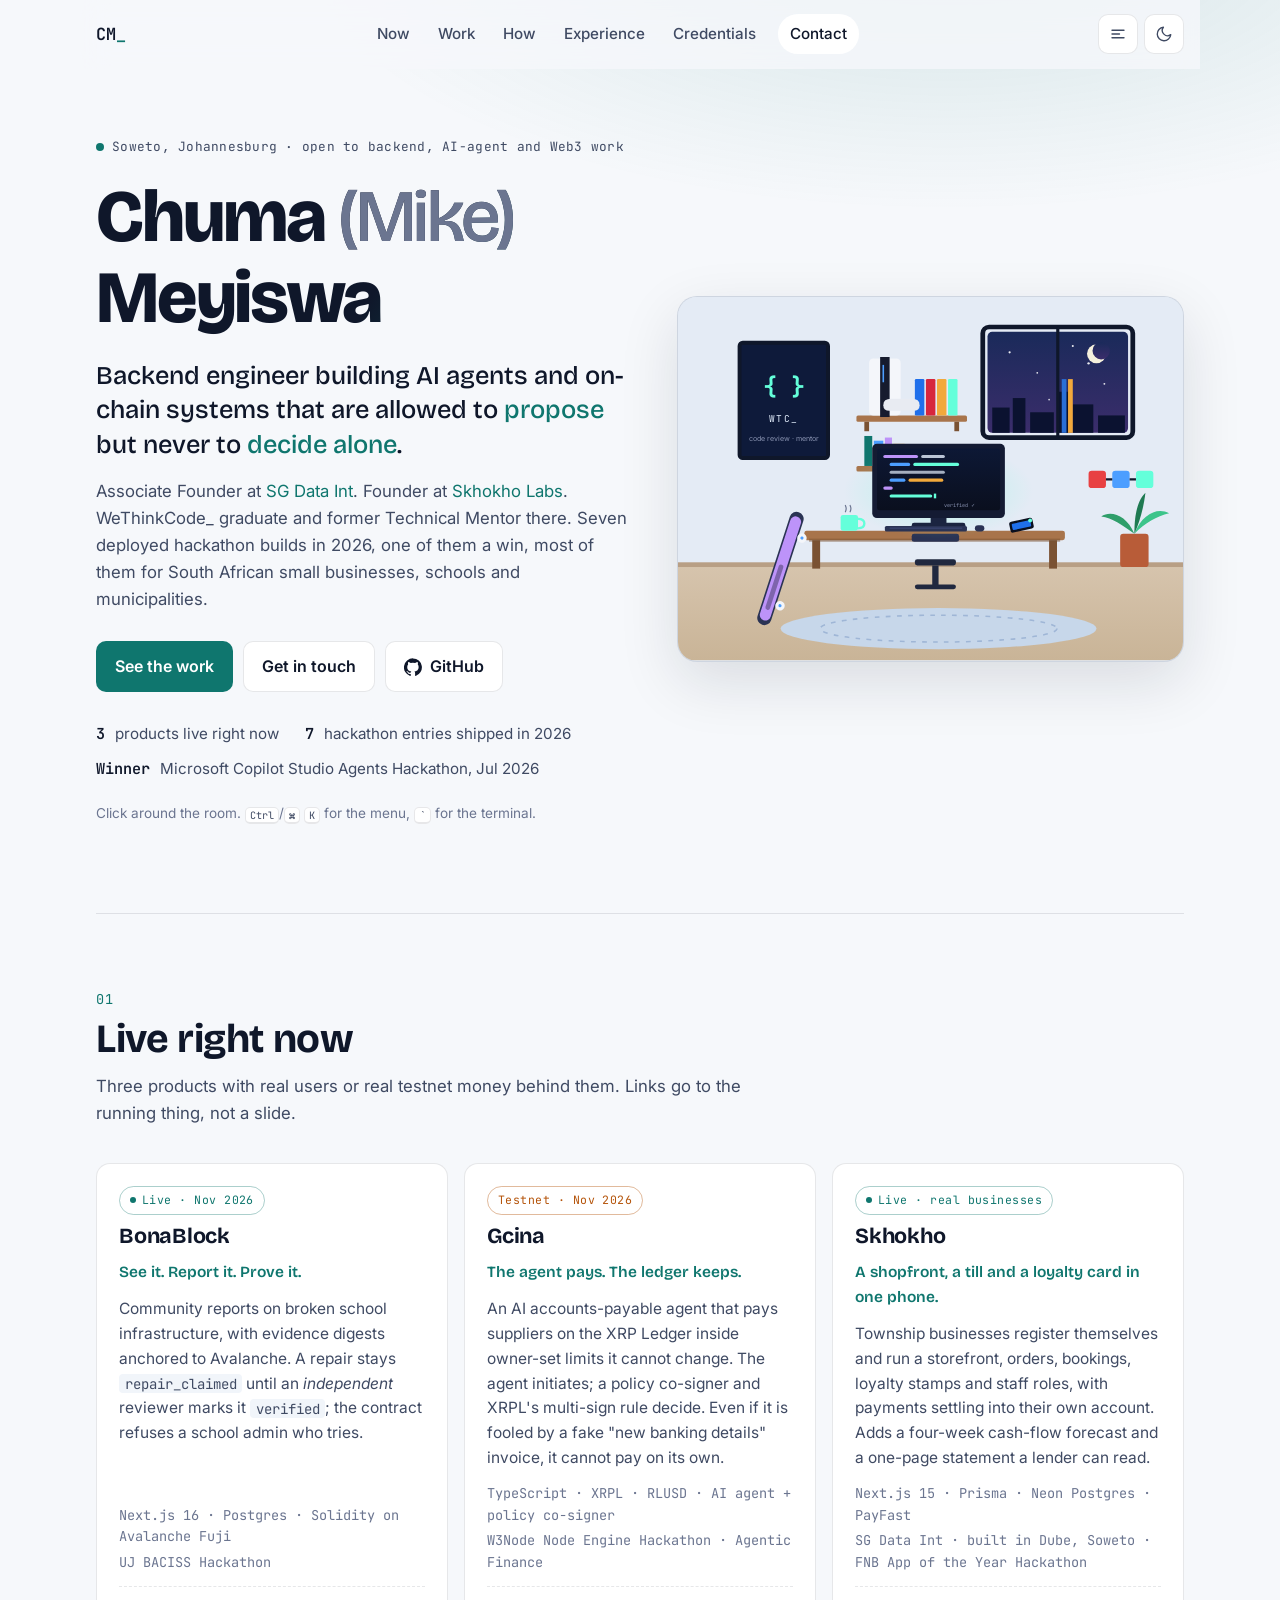
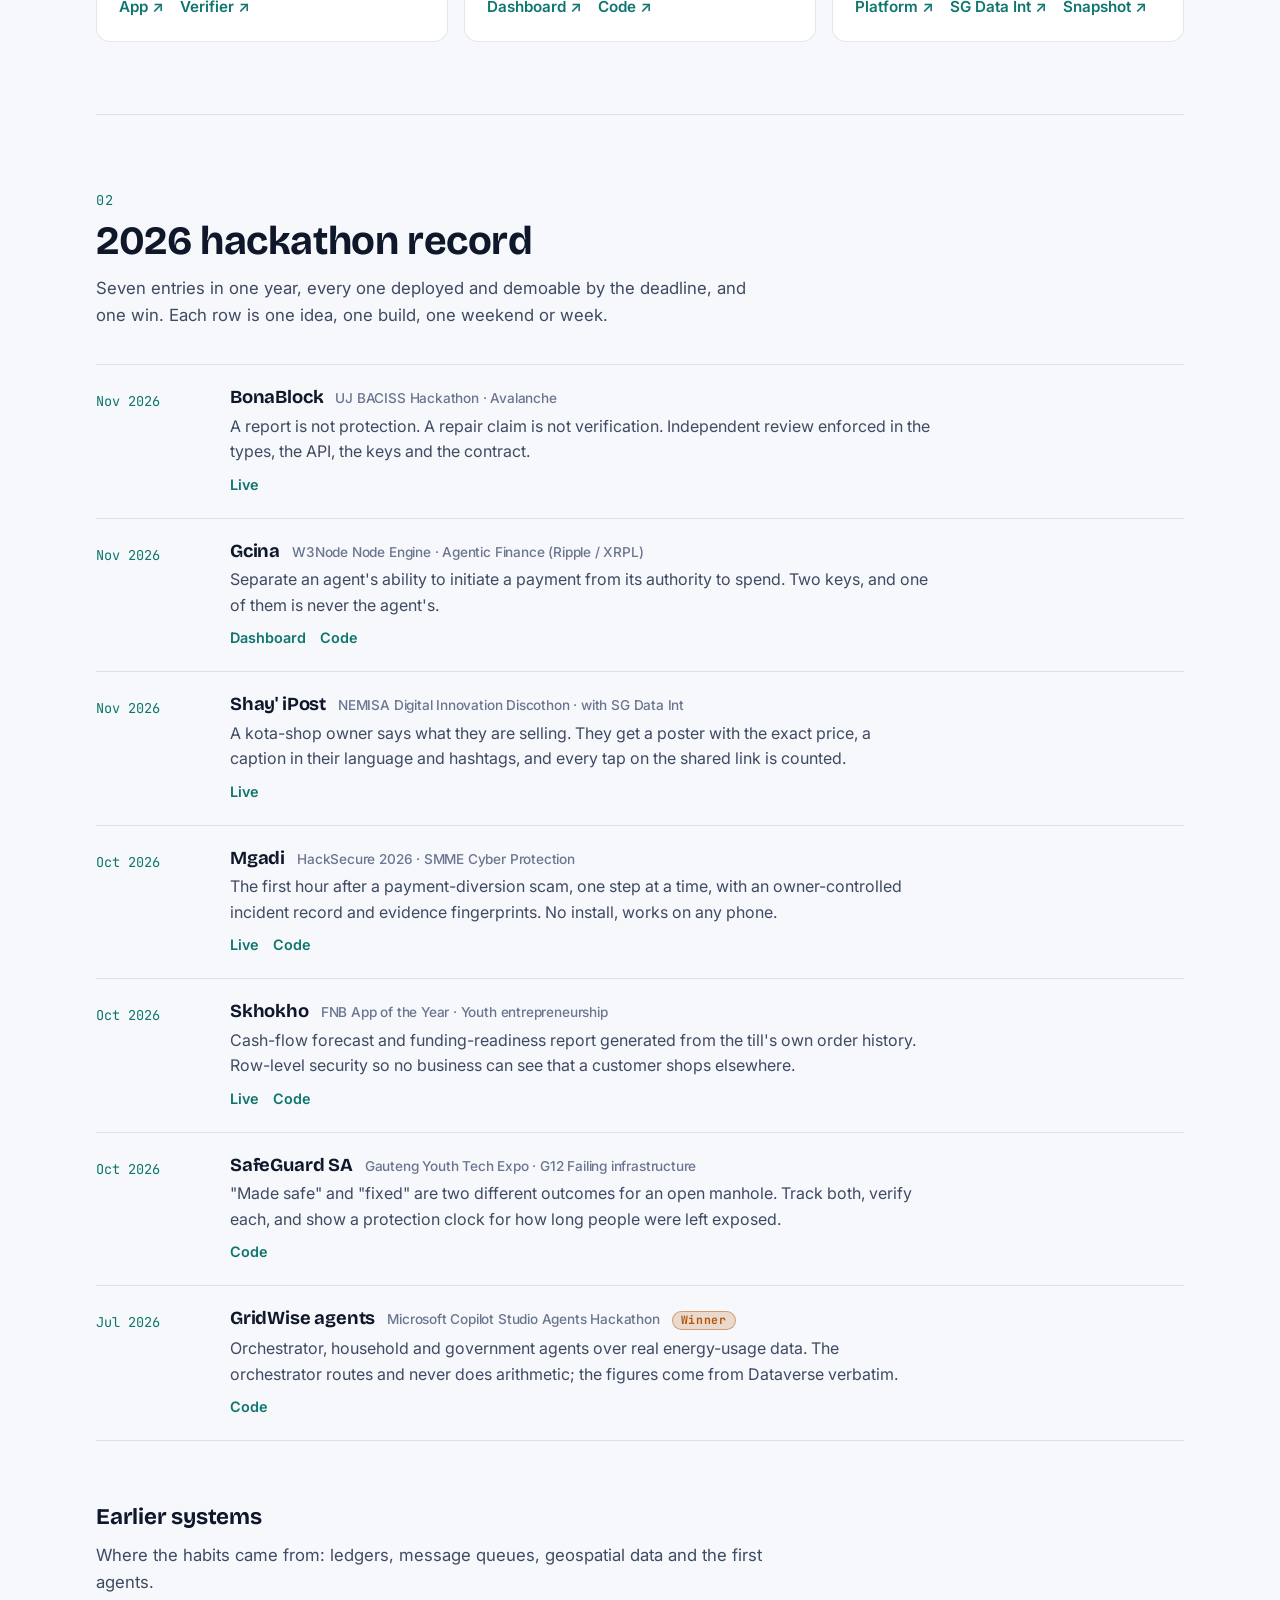
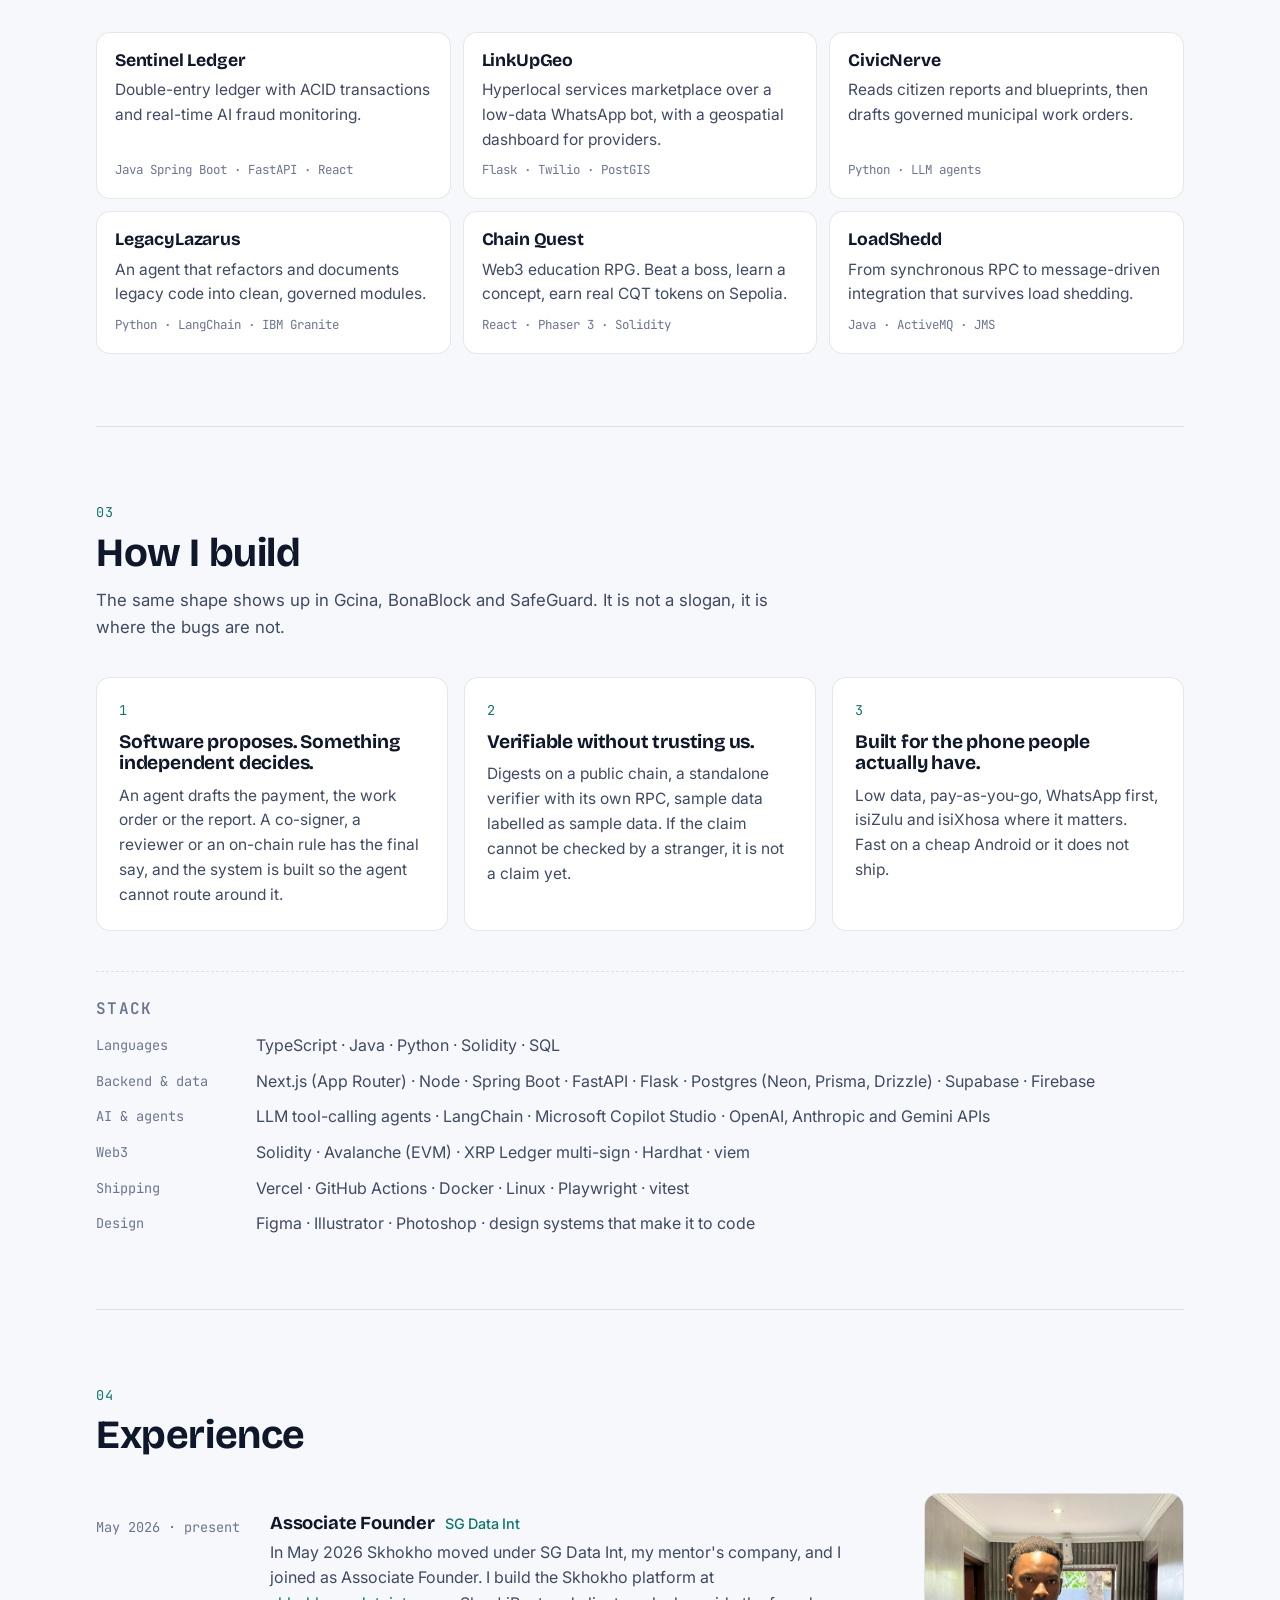
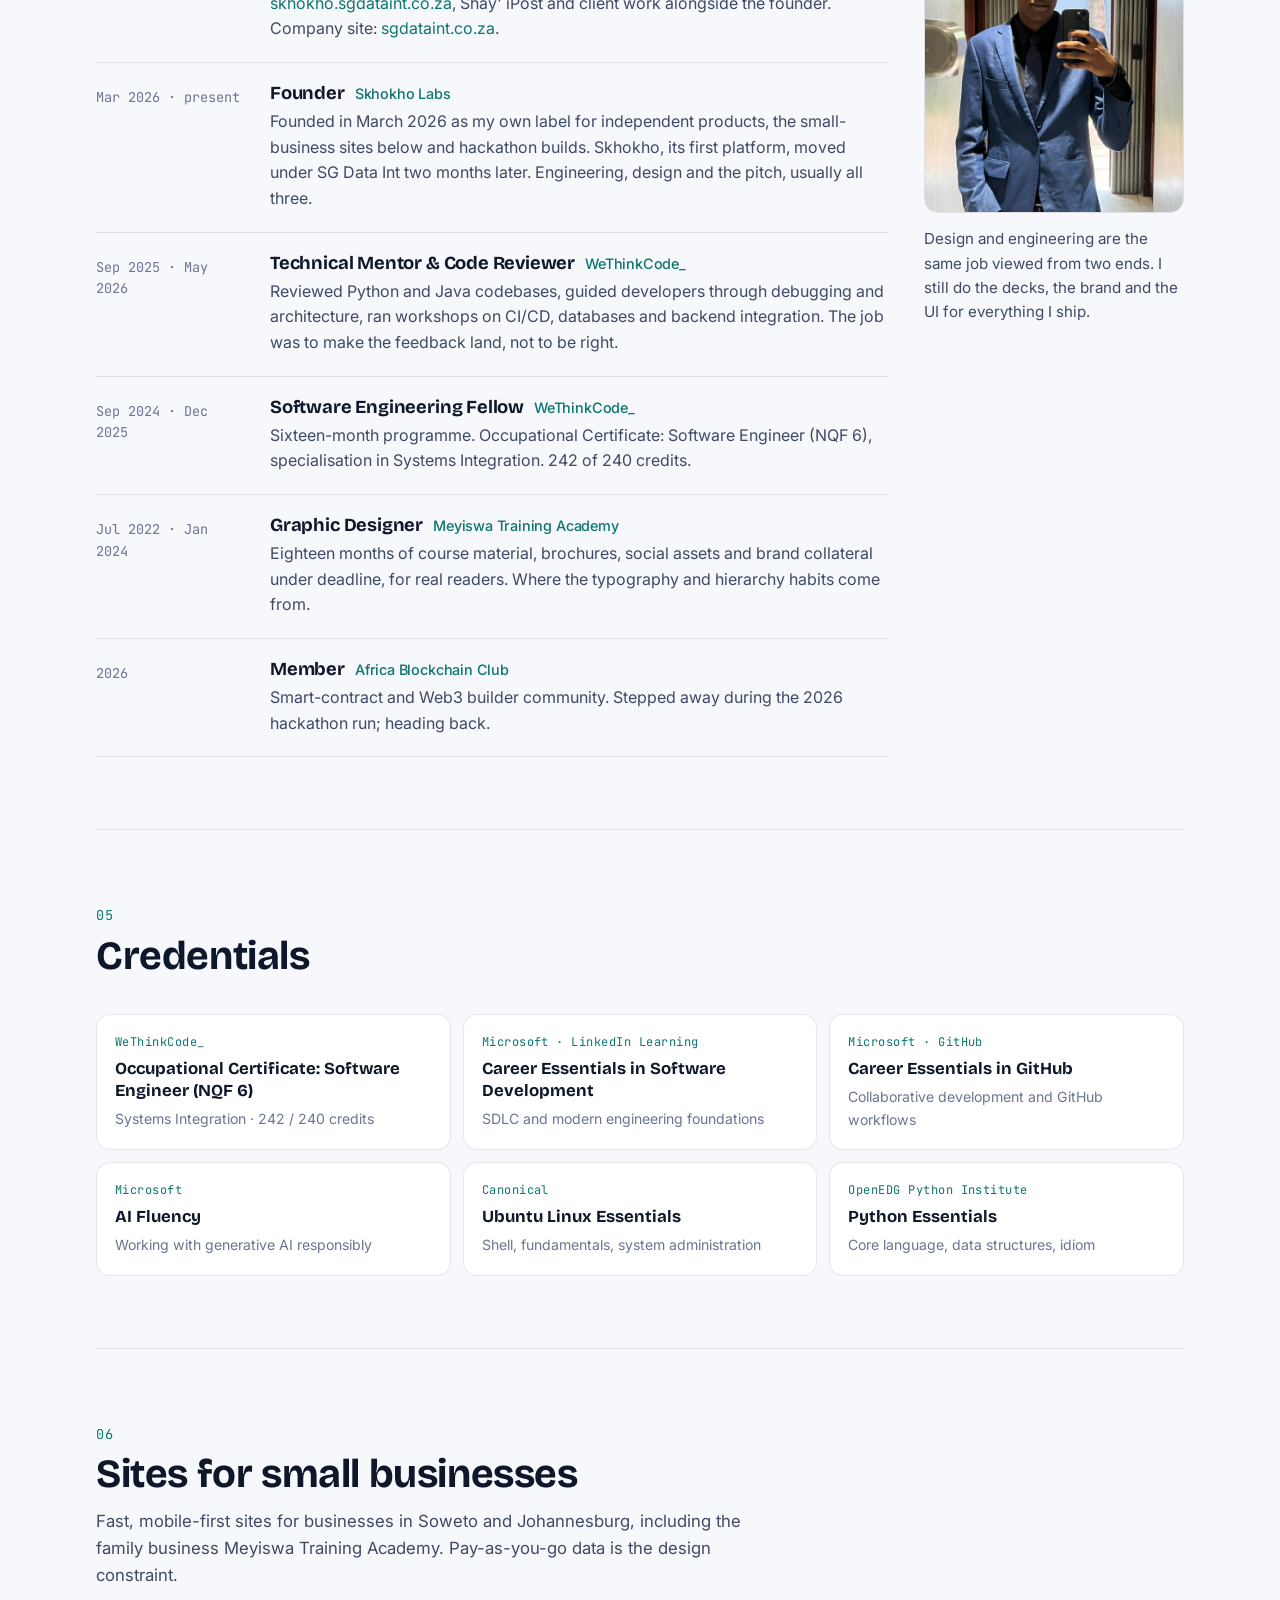
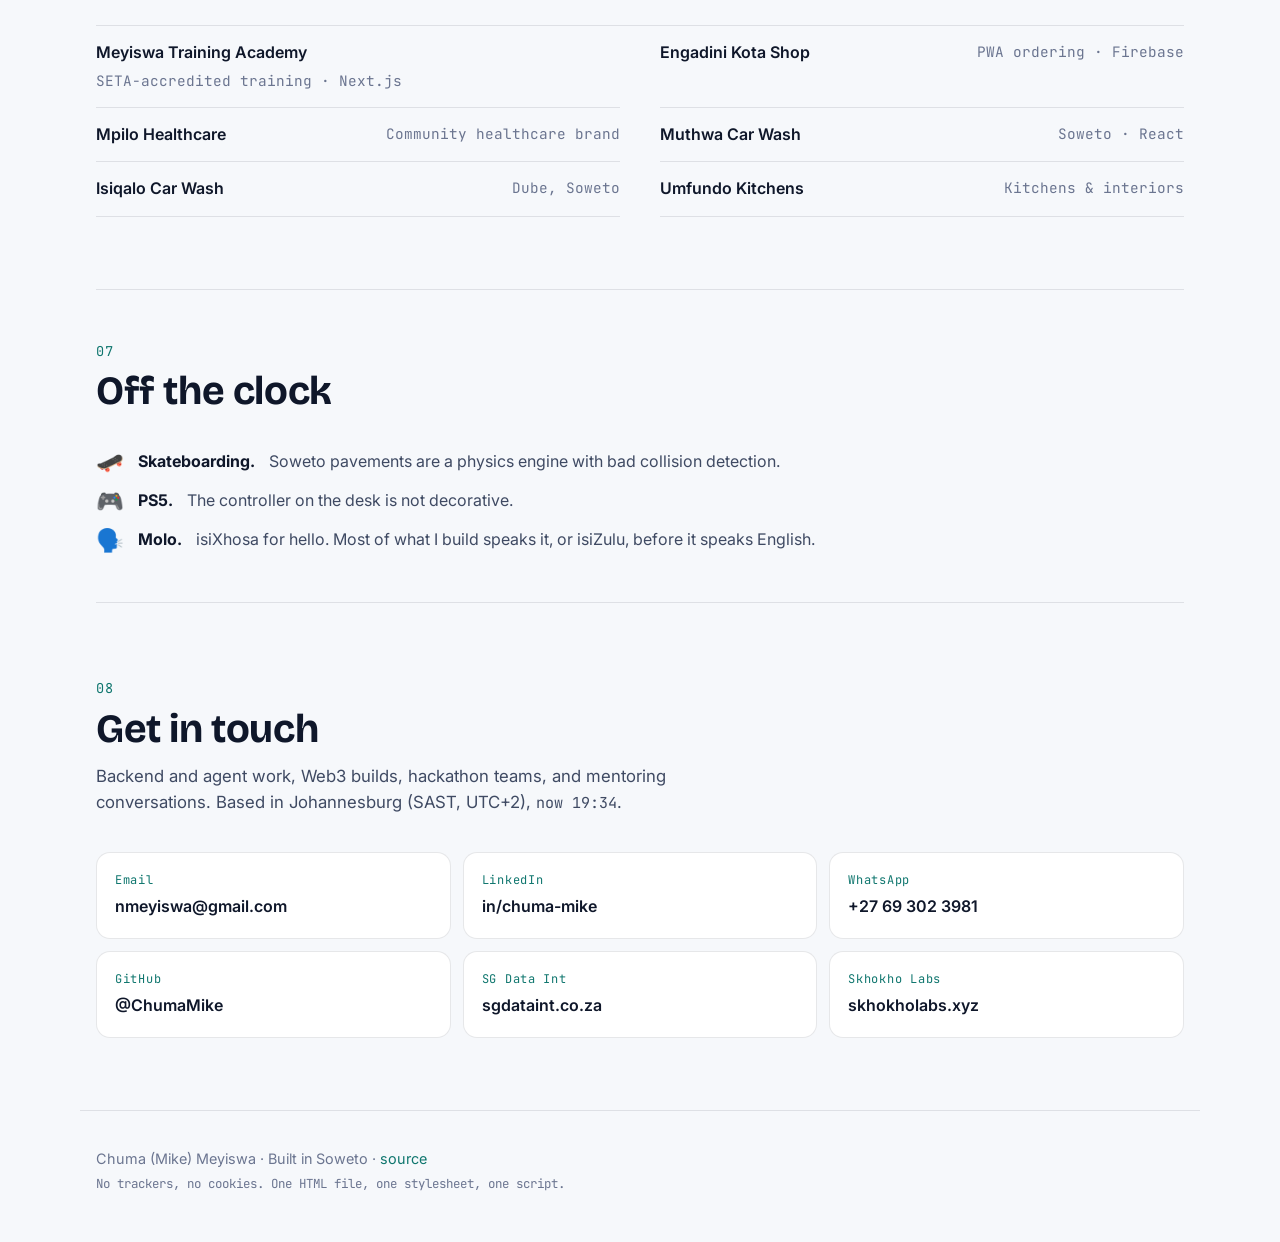
<file: contact.html>
<!DOCTYPE html>
<html lang="en">
<head>
<meta charset="UTF-8">
<meta name="viewport" content="width=device-width, initial-scale=1.0">
<title>Contact | Chuma Meyiswa</title>
<meta name="robots" content="noindex">
<link rel="canonical" href="https://chumamike.github.io/#contact">
<meta http-equiv="refresh" content="0; url=/#contact">
<script>location.replace('/#contact');</script>
<style>body{font-family:system-ui,sans-serif;background:#0a0f1e;color:#e6f1ff;display:grid;place-items:center;min-height:100vh;margin:0}a{color:#64ffda}</style>
</head>
<body><p>This page moved. <a href="/#contact">Continue to Contact</a>.</p></body>
</html>
</file>
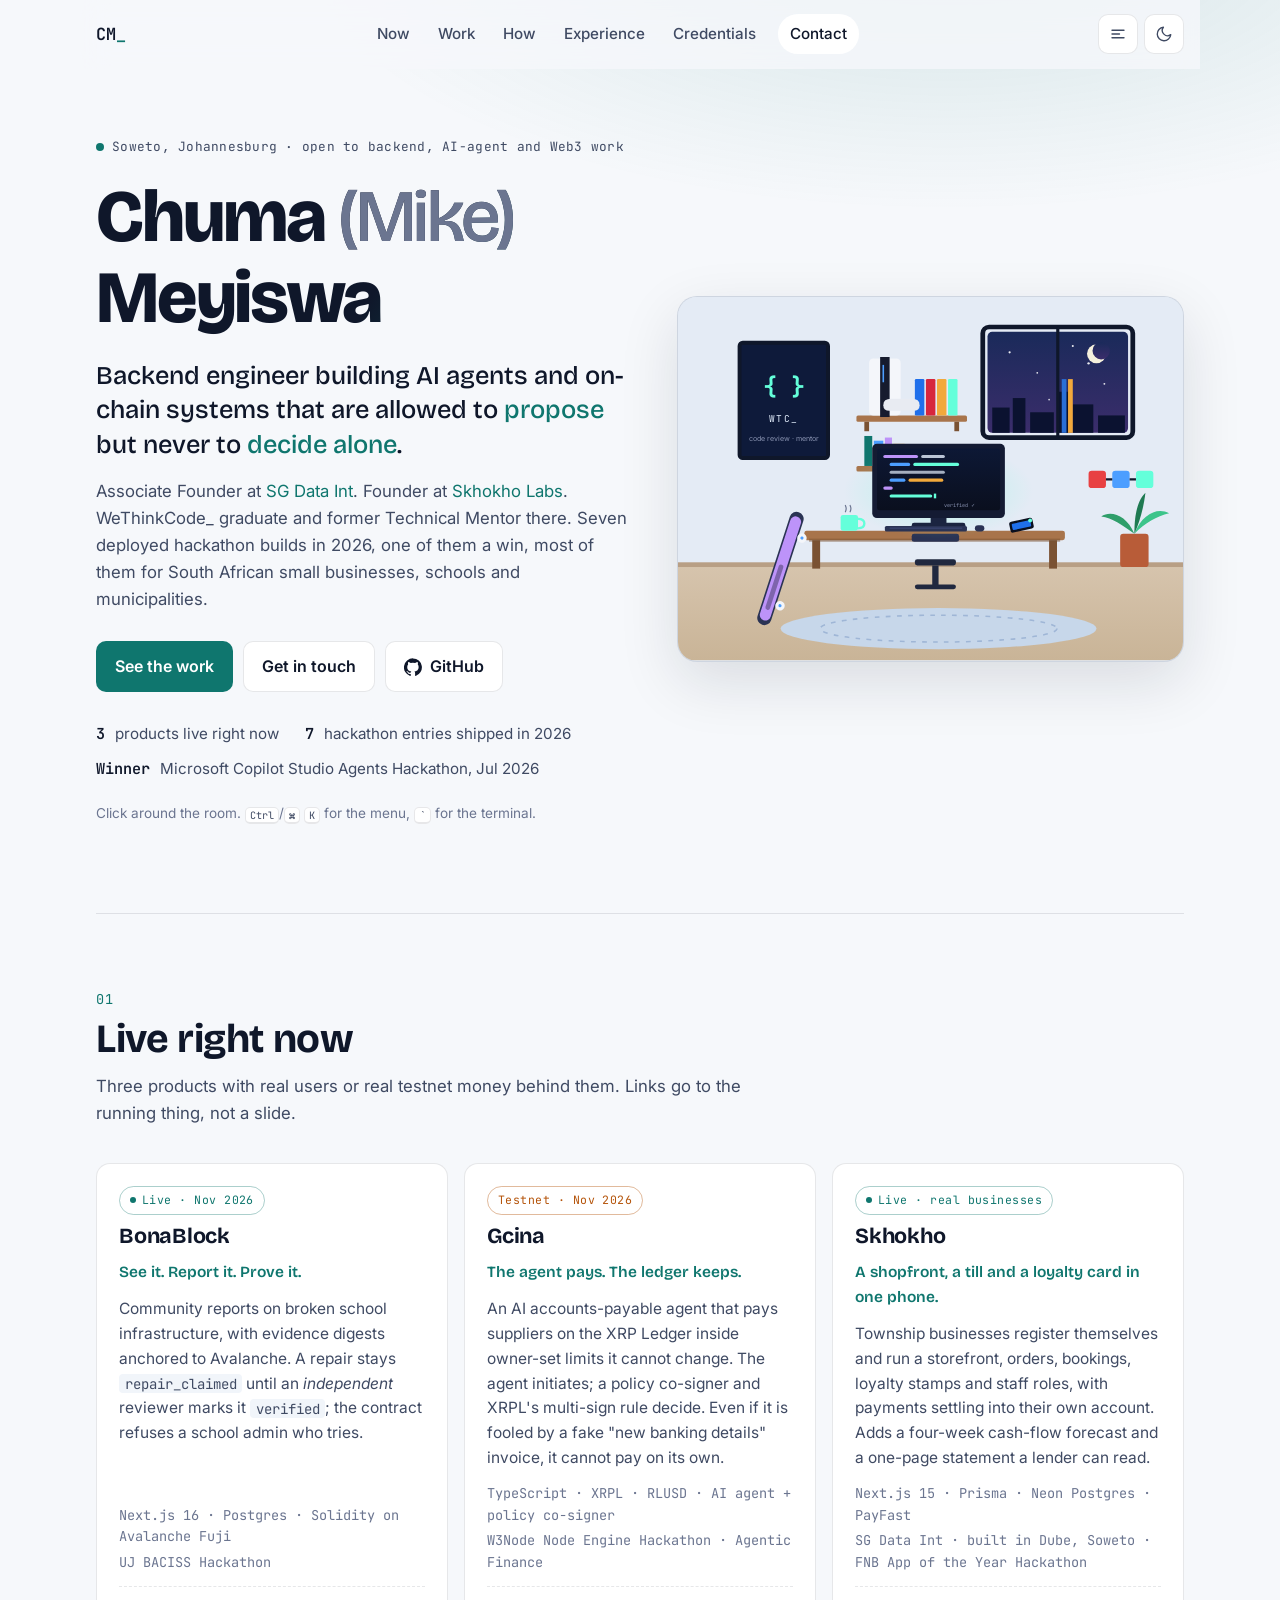
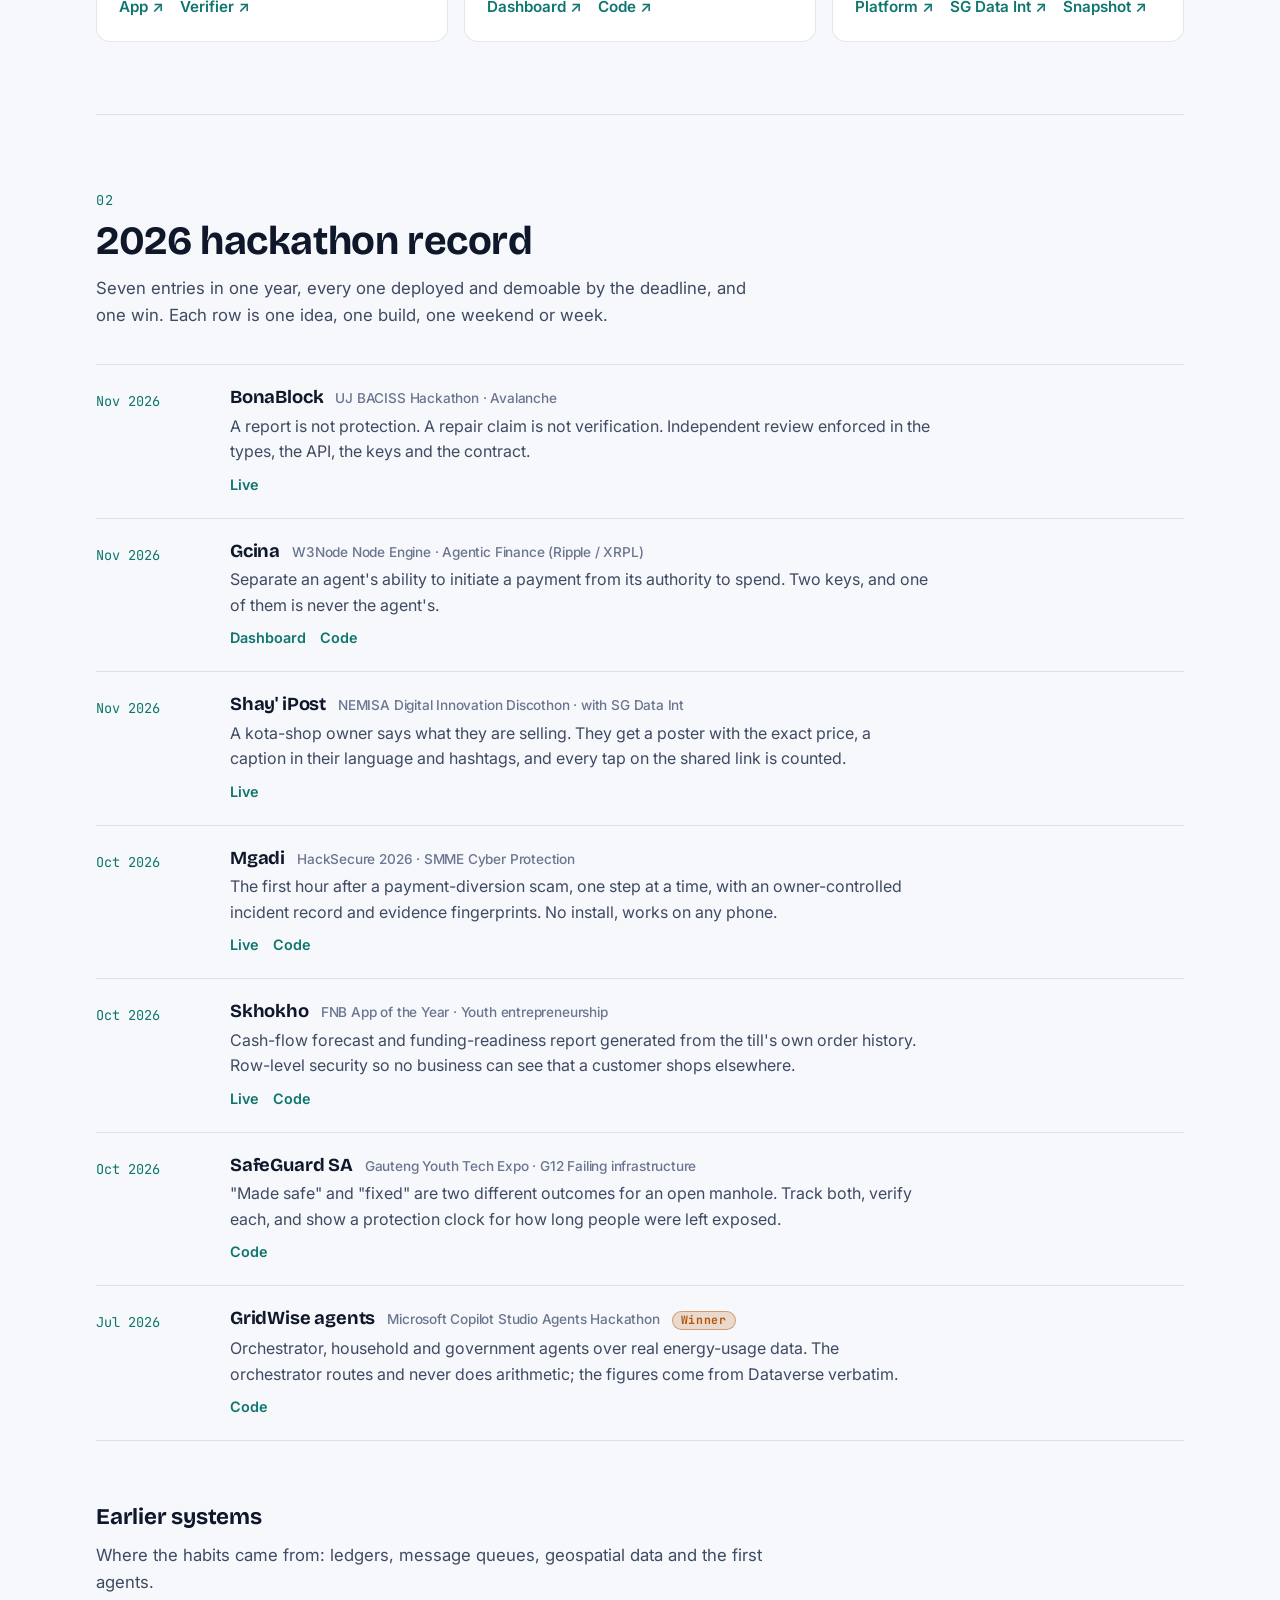
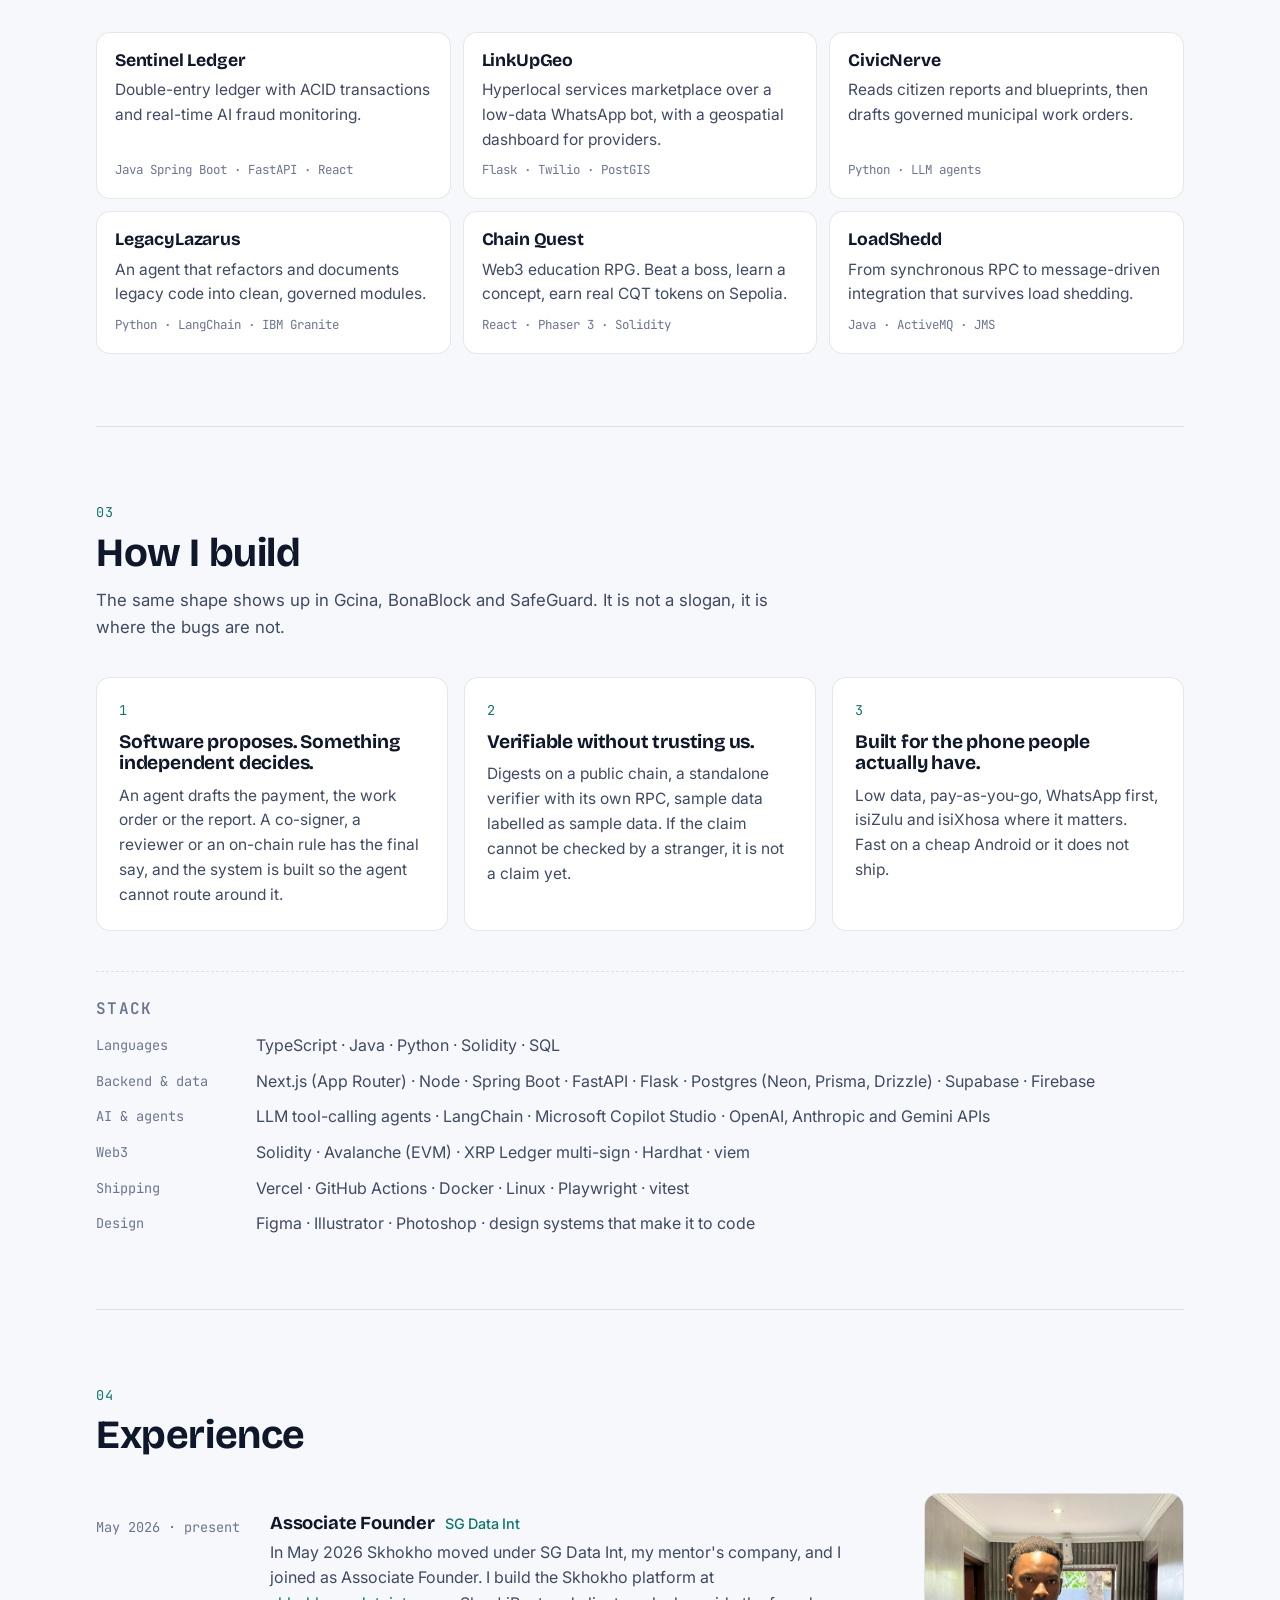
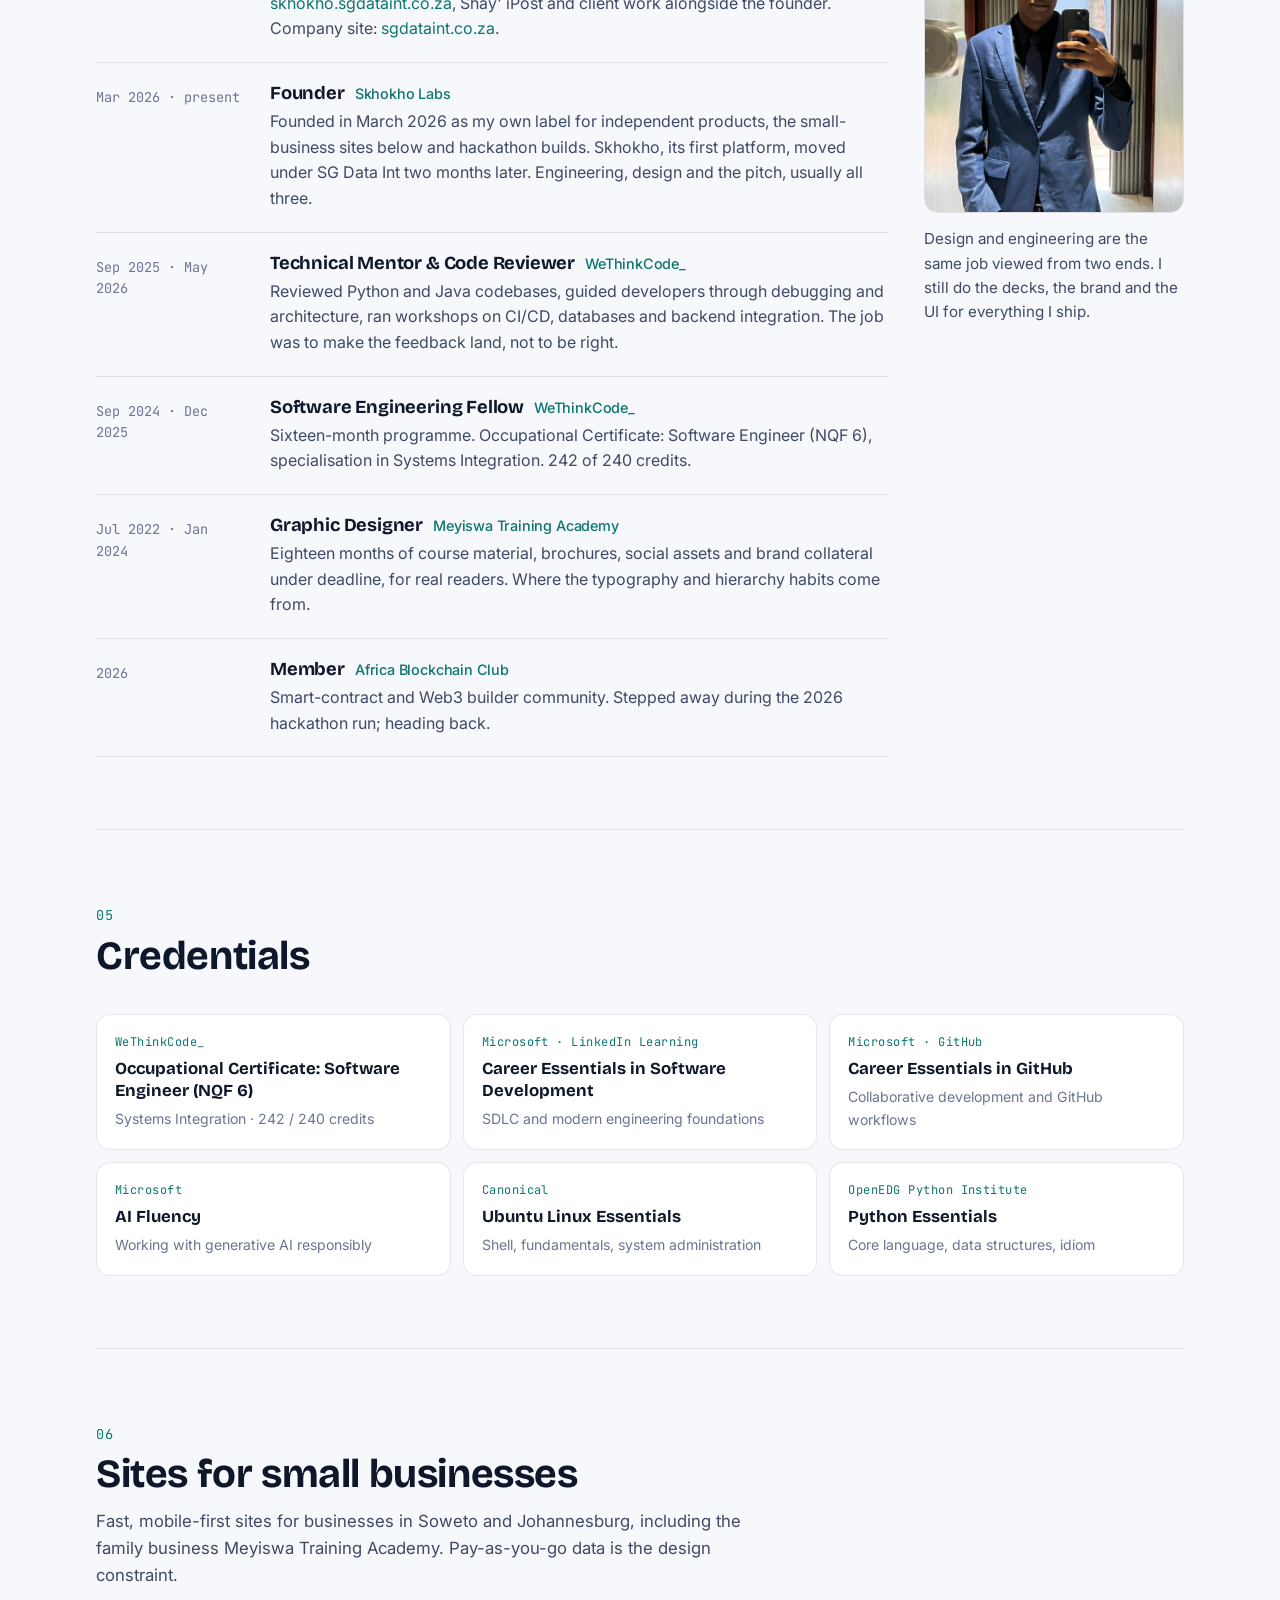
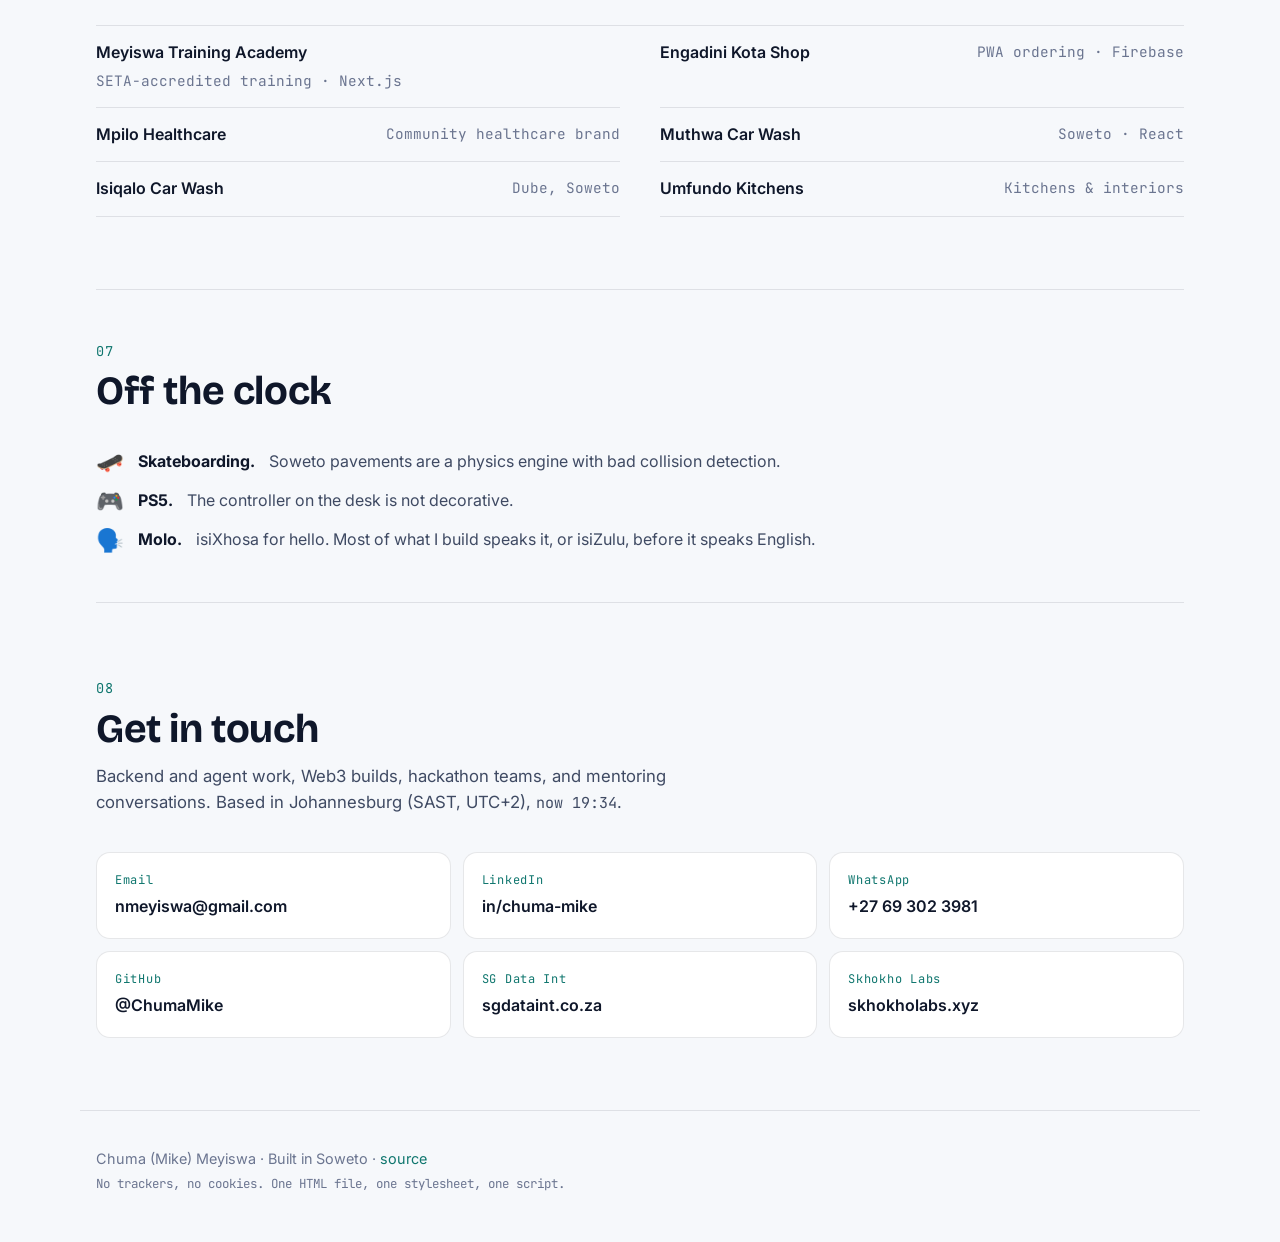
<file: products.html>
<!DOCTYPE html>
<html lang="en">
<head>
<meta charset="UTF-8">
<meta name="viewport" content="width=device-width, initial-scale=1.0">
<title>Work | Chuma Meyiswa</title>
<meta name="robots" content="noindex">
<link rel="canonical" href="https://chumamike.github.io/#work">
<meta http-equiv="refresh" content="0; url=/#work">
<script>location.replace('/#work');</script>
<style>body{font-family:system-ui,sans-serif;background:#0a0f1e;color:#e6f1ff;display:grid;place-items:center;min-height:100vh;margin:0}a{color:#64ffda}</style>
</head>
<body><p>This page moved. <a href="/#work">Continue to Work</a>.</p></body>
</html>
</file>
<file: main.css>
/* ==========================================================================
   chumamike.github.io · 2026 rebuild
   One stylesheet. Tokens first, then layout, then components.
   ========================================================================== */

/* ---------- tokens ---------- */
:root {
    --bg:          #0a0f1e;
    --bg-2:        #0d1530;
    --surface:     #111a36;
    --surface-2:   #162146;
    --border:      rgba(230, 241, 255, 0.10);
    --border-2:    rgba(100, 255, 218, 0.28);
    --text:        #e6f1ff;
    --text-2:      #a7b3cf;
    --text-3:      #6f7ca0;
    --accent:      #64ffda;
    --accent-ink:  #0a0f1e;
    --accent-2:    #4c9eff;
    --accent-3:    #bd93f9;
    --warn:        #f2a93b;
    --focus:       #ffd166;
    --shadow:      0 20px 60px rgba(0, 0, 0, 0.45);

    --room-wall:     #121b3c;
    --room-floor-a:  #1b2447;
    --room-floor-b:  #141c3a;
    --room-base:     #0c1330;
    --room-rug:      #1f2a55;
    --room-rug-line: #2d3b76;
    --room-frame:    #e6f1ff;
    --room-wood:     #8b5e3c;
    --room-wood-dark:#5f3f28;
    --room-steam:    #a7b3cf;

    --font-display: 'Bricolage Grotesque', 'Inter', system-ui, sans-serif;
    --font-body:    'Inter', system-ui, -apple-system, 'Segoe UI', sans-serif;
    --font-mono:    'JetBrains Mono', ui-monospace, Menlo, Consolas, monospace;

    --max: 1120px;
    --gutter: 16px;
    --radius: 14px;
    --radius-sm: 8px;
    --ease: cubic-bezier(.2, .7, .2, 1);
    color-scheme: dark;
}

@media (prefers-color-scheme: light) {
    :root:not([data-theme="dark"]) {
        --bg:          #f6f8fb;
        --bg-2:        #eef2f7;
        --surface:     #ffffff;
        --surface-2:   #f1f5fa;
        --border:      rgba(15, 23, 42, 0.10);
        --border-2:    rgba(15, 118, 110, 0.35);
        --text:        #0f172a;
        --text-2:      #3f4a63;
        --text-3:      #6b7590;
        --accent:      #0f766e;
        --accent-ink:  #ffffff;
        --accent-2:    #1d4ed8;
        --accent-3:    #7c3aed;
        --warn:        #b45309;
        --shadow:      0 20px 60px rgba(15, 23, 42, 0.12);

        --room-wall:     #e4ebf5;
        --room-floor-a:  #d6c4ad;
        --room-floor-b:  #c9b497;
        --room-base:     #b89f85;
        --room-rug:      #c7d7ea;
        --room-rug-line: #9fb6d6;
        --room-frame:    #0f172a;
        --room-wood:     #a8744b;
        --room-wood-dark:#7a5233;
        --room-steam:    #6b7590;
        color-scheme: light;
    }
}
:root[data-theme="light"] {
    --bg:          #f6f8fb;
    --bg-2:        #eef2f7;
    --surface:     #ffffff;
    --surface-2:   #f1f5fa;
    --border:      rgba(15, 23, 42, 0.10);
    --border-2:    rgba(15, 118, 110, 0.35);
    --text:        #0f172a;
    --text-2:      #3f4a63;
    --text-3:      #6b7590;
    --accent:      #0f766e;
    --accent-ink:  #ffffff;
    --accent-2:    #1d4ed8;
    --accent-3:    #7c3aed;
    --warn:        #b45309;
    --shadow:      0 20px 60px rgba(15, 23, 42, 0.12);

    --room-wall:     #e4ebf5;
    --room-floor-a:  #d6c4ad;
    --room-floor-b:  #c9b497;
    --room-base:     #b89f85;
    --room-rug:      #c7d7ea;
    --room-rug-line: #9fb6d6;
    --room-frame:    #0f172a;
    --room-wood:     #a8744b;
    --room-wood-dark:#7a5233;
    --room-steam:    #6b7590;
    color-scheme: light;
}

/* ---------- reset ---------- */
*, *::before, *::after { box-sizing: border-box; }
html { scroll-behavior: smooth; -webkit-text-size-adjust: 100%; }
@media (prefers-reduced-motion: reduce) { html { scroll-behavior: auto; } }
body {
    margin: 0;
    background: var(--bg);
    color: var(--text);
    font-family: var(--font-body);
    font-size: 16px;
    line-height: 1.6;
    -webkit-font-smoothing: antialiased;
    overflow-x: hidden;
}
body::before {
    /* soft radial wash behind the hero */
    content: "";
    position: fixed; inset: -20% -10% auto -10%; height: 70vh;
    background: radial-gradient(60% 60% at 70% 20%, color-mix(in srgb, var(--accent) 14%, transparent), transparent 70%);
    pointer-events: none; z-index: -1;
}
img, svg { display: block; max-width: 100%; }
a { color: var(--accent); text-decoration: none; }
a:hover { text-decoration: underline; text-underline-offset: 3px; }
h1, h2, h3, h4 { font-family: var(--font-display); line-height: 1.1; margin: 0; letter-spacing: -0.01em; }
p { margin: 0; }
ul, ol { margin: 0; padding: 0; list-style: none; }
code { font-family: var(--font-mono); font-size: .9em; background: var(--surface-2); padding: .05em .4em; border-radius: 4px; }
kbd { font-family: var(--font-mono); font-size: .75em; border: 1px solid var(--border); border-bottom-width: 2px; border-radius: 5px; padding: .05em .4em; background: var(--surface); color: var(--text-2); }
.mono { font-family: var(--font-mono); font-size: .9em; }
.muted { color: var(--text-3); font-weight: 500; }
:focus-visible { outline: 2px solid var(--focus); outline-offset: 3px; border-radius: 4px; }
.skip-link { position: absolute; left: var(--gutter); top: -60px; background: var(--accent); color: var(--accent-ink); padding: .5rem .8rem; border-radius: 8px; z-index: 100; font-weight: 600; }
.skip-link:focus { top: 12px; }

/* ---------- nav ---------- */
.nav {
    position: sticky; top: 0; z-index: 50;
    display: flex; align-items: center; justify-content: space-between; gap: 12px;
    max-width: var(--max); margin: 0 auto; padding: 14px var(--gutter);
    backdrop-filter: blur(14px); -webkit-backdrop-filter: blur(14px);
    background: color-mix(in srgb, var(--bg) 78%, transparent);
    border-bottom: 1px solid transparent;
}
.nav.is-scrolled { border-bottom-color: var(--border); }
.nav-logo { font-family: var(--font-mono); font-weight: 600; font-size: 1.05rem; color: var(--text); display: inline-flex; }
.nav-logo:hover { text-decoration: none; }
.nav-logo-cursor { color: var(--accent); animation: blink 1.2s steps(2) infinite; }
@keyframes blink { to { opacity: 0; } }
.nav-links { display: none; gap: 4px; }
.nav-links a { color: var(--text-2); padding: 8px 12px; border-radius: 999px; font-weight: 500; font-size: .95rem; }
.nav-links a:hover, .nav-links a.is-active { color: var(--text); background: var(--surface); text-decoration: none; }
.nav-links .nav-cta { color: var(--accent-ink); background: var(--accent); margin-left: 6px; }
.nav-links .nav-cta:hover { filter: brightness(1.08); background: var(--accent); color: var(--accent-ink); }
.nav-tools { display: flex; gap: 6px; align-items: center; }
.icon-btn {
    width: 40px; height: 40px; border-radius: 10px; border: 1px solid var(--border);
    background: var(--surface); color: var(--text-2); display: grid; place-items: center; cursor: pointer;
    transition: border-color .2s, color .2s;
}
.icon-btn:hover { border-color: var(--border-2); color: var(--text); }
.icon-btn svg { width: 18px; height: 18px; fill: none; stroke: currentColor; stroke-width: 1.8; stroke-linecap: round; stroke-linejoin: round; }
.ic-moon { display: none; }
:root[data-theme="light"] .ic-sun { display: none; }
:root[data-theme="light"] .ic-moon { display: block; }
@media (prefers-color-scheme: light) {
    :root:not([data-theme="dark"]) .ic-sun { display: none; }
    :root:not([data-theme="dark"]) .ic-moon { display: block; }
}
.menu-btn { flex-direction: column; gap: 5px; }
.menu-btn span { display: block; width: 18px; height: 2px; background: currentColor; border-radius: 2px; transition: transform .25s var(--ease), opacity .2s; }
.menu-btn[aria-expanded="true"] span:first-child { transform: translateY(3.5px) rotate(45deg); }
.menu-btn[aria-expanded="true"] span:last-child { transform: translateY(-3.5px) rotate(-45deg); }
.mobile-menu {
    position: fixed; inset: 68px var(--gutter) auto var(--gutter); z-index: 49;
    display: grid; gap: 4px; padding: 10px;
    background: var(--surface); border: 1px solid var(--border); border-radius: var(--radius); box-shadow: var(--shadow);
}
.mobile-menu[hidden] { display: none; }
.mobile-menu a { color: var(--text); padding: 12px 14px; border-radius: 10px; font-weight: 500; }
.mobile-menu a:hover { background: var(--surface-2); text-decoration: none; }
@media (min-width: 900px) {
    .nav-links { display: flex; }
    .menu-btn { display: none; }
}

/* ---------- layout ---------- */
main { max-width: var(--max); margin: 0 auto; padding: 0 var(--gutter); }
.section { padding: 72px 0; border-top: 1px solid var(--border); }
.section-tight { padding: 48px 0; }
.section-head { max-width: 680px; margin-bottom: 36px; }
.section-head h2 { font-size: clamp(1.75rem, 2.2vw + 1rem, 2.5rem); font-weight: 700; margin-top: 6px; }
.section-head p { color: var(--text-2); margin-top: 12px; font-size: 1.05rem; }
.section-head-sub { margin-top: 64px; }
.section-head .h3 { font-size: 1.4rem; }
.section-num { font-family: var(--font-mono); color: var(--accent); font-size: .85rem; letter-spacing: .08em; }
.grid { display: grid; gap: 16px; }
@media (min-width: 720px) { .grid-3 { grid-template-columns: repeat(2, 1fr); } }
@media (min-width: 1000px) { .grid-3 { grid-template-columns: repeat(3, 1fr); } }
.h4 { font-size: 1rem; text-transform: uppercase; letter-spacing: .08em; color: var(--text-3); font-family: var(--font-mono); font-weight: 600; }

/* ---------- hero ---------- */
.hero {
    display: grid; gap: 36px; align-items: center;
    padding: 40px 0 64px;
}
@media (min-width: 960px) {
    .hero { grid-template-columns: minmax(0, 1.05fr) minmax(0, 1fr); gap: 48px; padding: 64px 0 88px; min-height: calc(100vh - 70px); }
}
.eyebrow { display: inline-flex; align-items: center; gap: 8px; font-family: var(--font-mono); font-size: .8rem; color: var(--text-2); letter-spacing: .02em; }
.dot { width: 8px; height: 8px; border-radius: 50%; background: var(--accent); display: inline-block; }
.dot-live { box-shadow: 0 0 0 0 color-mix(in srgb, var(--accent) 60%, transparent); animation: pulse 2.2s infinite; }
@keyframes pulse { 70% { box-shadow: 0 0 0 9px transparent; } 100% { box-shadow: 0 0 0 0 transparent; } }
.hero h1 {
    font-size: clamp(2.5rem, 5.5vw + 1rem, 4.6rem);
    font-weight: 800; letter-spacing: -0.03em; margin-top: 18px;
    background: linear-gradient(120deg, var(--text) 0%, var(--text) 55%, var(--accent) 100%);
    -webkit-background-clip: text; background-clip: text; color: transparent;
}
.hero h1 .muted { -webkit-text-fill-color: var(--text-3); }
.hero-lede { font-family: var(--font-display); font-size: clamp(1.25rem, 1.2vw + .9rem, 1.6rem); font-weight: 500; margin-top: 20px; line-height: 1.35; color: var(--text); }
.hero-lede em { font-style: normal; color: var(--accent); }
.hero-sub { color: var(--text-2); margin-top: 16px; max-width: 540px; font-size: 1.05rem; }
.cta-row { display: flex; flex-wrap: wrap; gap: 10px; margin-top: 28px; }
.btn {
    display: inline-flex; align-items: center; gap: 8px; padding: 12px 18px; border-radius: 10px;
    font-weight: 600; border: 1px solid var(--border); background: var(--surface); color: var(--text);
    transition: transform .15s var(--ease), border-color .2s, background .2s;
}
.btn:hover { text-decoration: none; transform: translateY(-1px); border-color: var(--border-2); }
.btn-primary { background: var(--accent); color: var(--accent-ink); border-color: transparent; }
.btn-primary:hover { background: var(--accent); filter: brightness(1.06); }
.btn-ic { width: 18px; height: 18px; fill: currentColor; }
.hero-facts { display: flex; flex-wrap: wrap; gap: 10px 26px; margin-top: 30px; color: var(--text-2); font-size: .95rem; }
.hero-facts strong { font-family: var(--font-mono); color: var(--text); font-weight: 600; margin-right: 6px; }
.hero-hint { margin-top: 22px; color: var(--text-3); font-size: .85rem; }

/* room */
.room-wrap { position: relative; }
.room {
    width: 100%; height: auto; border-radius: 20px; border: 1px solid var(--border);
    box-shadow: var(--shadow); background: var(--room-wall);
}
.hs { cursor: pointer; outline: none; }
.hs g { transition: transform .25s var(--ease), filter .25s; transform-box: fill-box; transform-origin: center; }
.hs:hover g, .hs:focus-visible g { filter: drop-shadow(0 0 10px color-mix(in srgb, var(--accent) 70%, transparent)); transform: translateY(-3px); }
.hs-monitor:hover g, .hs-monitor:focus-visible g { transform: none; }
.hs:focus-visible rect:first-of-type { stroke: var(--focus); stroke-width: 3; }
.room-tip {
    position: absolute; pointer-events: none; z-index: 2;
    padding: 6px 10px; border-radius: 8px; font-family: var(--font-mono); font-size: .78rem;
    background: var(--text); color: var(--bg); white-space: nowrap;
    opacity: 0; transform: translate(-50%, -8px); transition: opacity .15s, transform .15s;
}
.room-tip.is-on { opacity: 1; transform: translate(-50%, -14px); }
.code-type { animation: typeline 3.2s steps(12) infinite alternate; transform-box: fill-box; transform-origin: left center; }
@keyframes typeline { from { transform: scaleX(.15); } to { transform: scaleX(1); } }
.code-caret { animation: blink 1s steps(2) infinite; }
.room-glow { animation: glow 4s ease-in-out infinite alternate; }
@keyframes glow { to { opacity: .55; } }
.steam { animation: steam 2.6s ease-in-out infinite; }
@keyframes steam { 0%, 100% { opacity: .2; transform: translateY(0); } 50% { opacity: .9; transform: translateY(-3px); } }
.phone-dot { animation: pulse-svg 2s infinite; }
@keyframes pulse-svg { 0%, 100% { opacity: 1; } 50% { opacity: .2; } }
@media (prefers-reduced-motion: reduce) {
    .code-type, .code-caret, .room-glow, .steam, .phone-dot, .nav-logo-cursor, .dot-live { animation: none; }
}

/* ---------- cards ---------- */
.card {
    background: var(--surface); border: 1px solid var(--border); border-radius: var(--radius);
    padding: 22px; display: flex; flex-direction: column; gap: 12px;
    transition: border-color .2s, transform .2s var(--ease), box-shadow .2s;
}
.card:hover { border-color: var(--border-2); transform: translateY(-2px); box-shadow: var(--shadow); }
.card header { display: flex; flex-direction: column; gap: 10px; align-items: flex-start; }
.card h3 { font-size: 1.35rem; font-weight: 700; }
.card h3 a { color: var(--text); }
.card .tagline { font-family: var(--font-display); font-weight: 600; color: var(--accent); }
.card p { color: var(--text-2); font-size: .97rem; }
.card .meta { color: var(--text-3); font-size: .85rem; font-family: var(--font-mono); display: grid; gap: 4px; margin-top: auto; }
.card footer { display: flex; gap: 16px; padding-top: 8px; border-top: 1px dashed var(--border); font-weight: 600; font-size: .95rem; }
.chip { display: inline-flex; align-items: center; gap: 6px; font-family: var(--font-mono); font-size: .72rem; letter-spacing: .04em; padding: 4px 10px; border-radius: 999px; border: 1px solid var(--border); color: var(--text-2); }
.chip-live { color: var(--accent); border-color: var(--border-2); }
.chip-live::before { content: ""; width: 6px; height: 6px; border-radius: 50%; background: var(--accent); }
.chip-testnet { color: var(--warn); border-color: color-mix(in srgb, var(--warn) 40%, transparent); }
.card-mini { gap: 8px; padding: 18px; color: inherit; }
.card-mini:hover { text-decoration: none; }
.card-mini h3 { font-size: 1.1rem; color: var(--text); }
.card-mini .stack { font-family: var(--font-mono); font-size: .78rem; color: var(--text-3); margin-top: auto; }
.grid-compact { gap: 12px; }

/* ---------- hackathon timeline ---------- */
.timeline-list { display: grid; gap: 0; border-top: 1px solid var(--border); }
.timeline-list li { display: grid; gap: 6px 24px; padding: 22px 0; border-bottom: 1px solid var(--border); }
@media (min-width: 720px) { .timeline-list li { grid-template-columns: 110px 1fr; } }
.timeline-list time { font-family: var(--font-mono); color: var(--accent); font-size: .85rem; padding-top: 4px; }
.timeline-list h3 { font-size: 1.15rem; font-weight: 700; display: flex; flex-wrap: wrap; gap: 4px 12px; align-items: baseline; }
.timeline-list .win { font-family: var(--font-mono); font-size: .72rem; letter-spacing: .06em; padding: 2px 8px; border-radius: 999px; background: color-mix(in srgb, var(--warn) 18%, transparent); color: var(--warn); border: 1px solid color-mix(in srgb, var(--warn) 45%, transparent); }
.timeline-list .where { font-family: var(--font-body); font-weight: 500; font-size: .85rem; color: var(--text-3); }
.timeline-list p { color: var(--text-2); margin-top: 6px; max-width: 70ch; }
.timeline-list .links { display: flex; gap: 14px; font-weight: 600; font-size: .9rem; margin-top: 8px; }

/* ---------- principles + stack ---------- */
.principle { padding: 22px; border: 1px solid var(--border); border-radius: var(--radius); background: var(--surface); display: grid; gap: 10px; align-content: start; }
.principle-n { font-family: var(--font-mono); color: var(--accent); font-size: .85rem; }
.principle h3 { font-size: 1.2rem; font-weight: 700; }
.principle p { color: var(--text-2); font-size: .97rem; }
.stack-block { margin-top: 40px; padding-top: 28px; border-top: 1px dashed var(--border); }
.stack-list { display: grid; gap: 10px 20px; margin: 16px 0 0; }
@media (min-width: 720px) { .stack-list { grid-template-columns: 140px 1fr; } }
.stack-list dt { font-family: var(--font-mono); color: var(--text-3); font-size: .85rem; padding-top: 2px; }
.stack-list dd { margin: 0; color: var(--text-2); }
@media (max-width: 719px) { .stack-list dd { margin-bottom: 6px; } }

/* ---------- experience ---------- */
.exp-wrap { display: grid; gap: 36px; }
@media (min-width: 960px) { .exp-wrap { grid-template-columns: 1fr 260px; align-items: start; } }
.exp { position: relative; display: grid; gap: 0; }
.exp li { display: grid; gap: 4px 24px; padding: 20px 0; border-bottom: 1px solid var(--border); }
@media (min-width: 720px) { .exp li { grid-template-columns: 150px 1fr; } }
.exp time { font-family: var(--font-mono); color: var(--text-3); font-size: .85rem; padding-top: 4px; }
.exp h3 { font-size: 1.15rem; font-weight: 700; display: flex; flex-wrap: wrap; gap: 4px 10px; align-items: baseline; }
.exp .org { font-family: var(--font-body); font-weight: 500; font-size: .9rem; color: var(--accent); }
.exp p { color: var(--text-2); margin-top: 6px; max-width: 65ch; }
.exp-aside { display: grid; gap: 14px; position: sticky; top: 90px; }
.exp-aside img { width: 100%; max-width: 260px; aspect-ratio: 3 / 4; object-fit: cover; border-radius: var(--radius); border: 1px solid var(--border); }
.exp-aside p { color: var(--text-2); font-size: .95rem; }

/* ---------- credentials ---------- */
.cert-grid { display: grid; gap: 12px; }
@media (min-width: 720px) { .cert-grid { grid-template-columns: repeat(2, 1fr); } }
@media (min-width: 1000px) { .cert-grid { grid-template-columns: repeat(3, 1fr); } }
.cert-grid li { display: grid; gap: 6px; padding: 18px; border: 1px solid var(--border); border-radius: var(--radius); background: var(--surface); }
.cert-grid .issuer { font-family: var(--font-mono); font-size: .75rem; color: var(--accent); letter-spacing: .04em; }
.cert-grid strong { font-family: var(--font-display); font-size: 1.05rem; line-height: 1.3; }
.cert-grid span:last-child { color: var(--text-3); font-size: .88rem; }

/* ---------- sites ---------- */
.site-list { display: grid; gap: 0; border-top: 1px solid var(--border); }
.site-list li { display: flex; flex-wrap: wrap; justify-content: space-between; gap: 4px 16px; padding: 14px 0; border-bottom: 1px solid var(--border); }
.site-list a { font-weight: 600; color: var(--text); }
.site-list span { color: var(--text-3); font-size: .9rem; font-family: var(--font-mono); }
@media (min-width: 720px) { .site-list { grid-template-columns: repeat(2, 1fr); column-gap: 40px; } }

/* ---------- off the clock ---------- */
.offclock { display: grid; gap: 12px; max-width: 720px; }
.offclock li { display: flex; gap: 14px; align-items: flex-start; color: var(--text-2); }
.offclock strong { color: var(--text); }
.offclock .emoji { font-size: 1.4rem; line-height: 1.2; }

/* ---------- contact ---------- */
.contact-grid { display: grid; gap: 12px; }
@media (min-width: 600px) { .contact-grid { grid-template-columns: repeat(2, 1fr); } }
@media (min-width: 1000px) { .contact-grid { grid-template-columns: repeat(3, 1fr); } }
.contact-grid a {
    display: grid; gap: 4px; padding: 18px; border: 1px solid var(--border); border-radius: var(--radius);
    background: var(--surface); color: inherit; transition: border-color .2s, transform .2s var(--ease);
}
.contact-grid a:hover { text-decoration: none; border-color: var(--border-2); transform: translateY(-2px); }
.contact-grid .k { font-family: var(--font-mono); font-size: .75rem; color: var(--accent); letter-spacing: .06em; }
.contact-grid .v { font-weight: 600; word-break: break-word; }

/* ---------- footer ---------- */
.footer { max-width: var(--max); margin: 0 auto; padding: 36px var(--gutter) 48px; border-top: 1px solid var(--border); color: var(--text-3); font-size: .9rem; display: grid; gap: 4px; }
.footer-sub { font-family: var(--font-mono); font-size: .78rem; }

/* ---------- reveal ---------- */
.reveal { opacity: 0; transform: translateY(14px); transition: opacity .5s var(--ease), transform .5s var(--ease); }
.reveal.is-in { opacity: 1; transform: none; }
@media (prefers-reduced-motion: reduce) { .reveal { opacity: 1; transform: none; transition: none; } }

/* ---------- command palette ---------- */
.cmd { position: fixed; inset: 0; z-index: 80; display: grid; place-items: start center; padding: 12vh var(--gutter) 0; }
.cmd[hidden] { display: none; }
.cmd-scrim, .term-scrim { position: absolute; inset: 0; background: rgba(5, 8, 20, .6); backdrop-filter: blur(4px); }
.cmd-box { position: relative; width: min(640px, 100%); background: var(--surface); border: 1px solid var(--border-2); border-radius: var(--radius); box-shadow: var(--shadow); overflow: hidden; }
.cmd-search { display: flex; align-items: center; gap: 10px; padding: 12px 14px; border-bottom: 1px solid var(--border); }
.cmd-search svg { width: 18px; height: 18px; fill: none; stroke: var(--text-3); stroke-width: 2; stroke-linecap: round; }
.cmd-search input { flex: 1; background: none; border: 0; color: var(--text); font: inherit; font-size: 1rem; outline: none; min-width: 0; }
.cmd-list { max-height: 50vh; overflow: auto; padding: 6px; }
.cmd-item { display: flex; align-items: center; gap: 12px; padding: 10px 12px; border-radius: 10px; cursor: pointer; color: var(--text); }
.cmd-item[aria-selected="true"] { background: var(--surface-2); }
.cmd-item .t { font-weight: 600; }
.cmd-item .d { color: var(--text-3); font-size: .85rem; margin-left: auto; font-family: var(--font-mono); }
.cmd-empty { padding: 18px; color: var(--text-3); text-align: center; }

/* ---------- terminal ---------- */
.term { position: fixed; inset: 0; z-index: 80; display: grid; place-items: center; padding: var(--gutter); }
.term[hidden] { display: none; }
.term-win { position: relative; width: min(720px, 100%); background: #0a0f1e; color: #e6f1ff; border: 1px solid rgba(100,255,218,.3); border-radius: 12px; box-shadow: var(--shadow); overflow: hidden; font-family: var(--font-mono); font-size: .9rem; }
.term-head { display: flex; align-items: center; gap: 12px; padding: 10px 14px; background: #0d1530; border-bottom: 1px solid rgba(230,241,255,.08); }
.term-dots { display: flex; gap: 6px; }
.term-dots i { width: 11px; height: 11px; border-radius: 50%; background: #3b4670; display: block; }
.term-dots i:first-child { background: #ff5f57; cursor: pointer; }
.term-dots i:nth-child(2) { background: #febc2e; }
.term-dots i:nth-child(3) { background: #28c840; }
.term-title { color: #8892b0; font-size: .8rem; }
.term-body { height: min(52vh, 380px); overflow: auto; padding: 14px; line-height: 1.6; }
.term-line { white-space: pre-wrap; }
.term-line a { color: #64ffda; }
.t-c { color: #64ffda; }
.t-m { color: #8892b0; }
.t-e { color: #ff7b72; }
.term-row { display: flex; gap: 8px; padding: 10px 14px; border-top: 1px solid rgba(230,241,255,.08); }
.term-prompt { color: #64ffda; }
.term-row input { flex: 1; background: none; border: 0; color: #e6f1ff; font: inherit; outline: none; }

/* ---------- toast ---------- */
.toast { position: fixed; left: 50%; bottom: 24px; transform: translate(-50%, 20px); z-index: 90; background: var(--text); color: var(--bg); padding: 10px 14px; border-radius: 10px; font-size: .9rem; opacity: 0; pointer-events: none; transition: opacity .2s, transform .2s var(--ease); }
.toast.is-on { opacity: 1; transform: translate(-50%, 0); }
</file>
